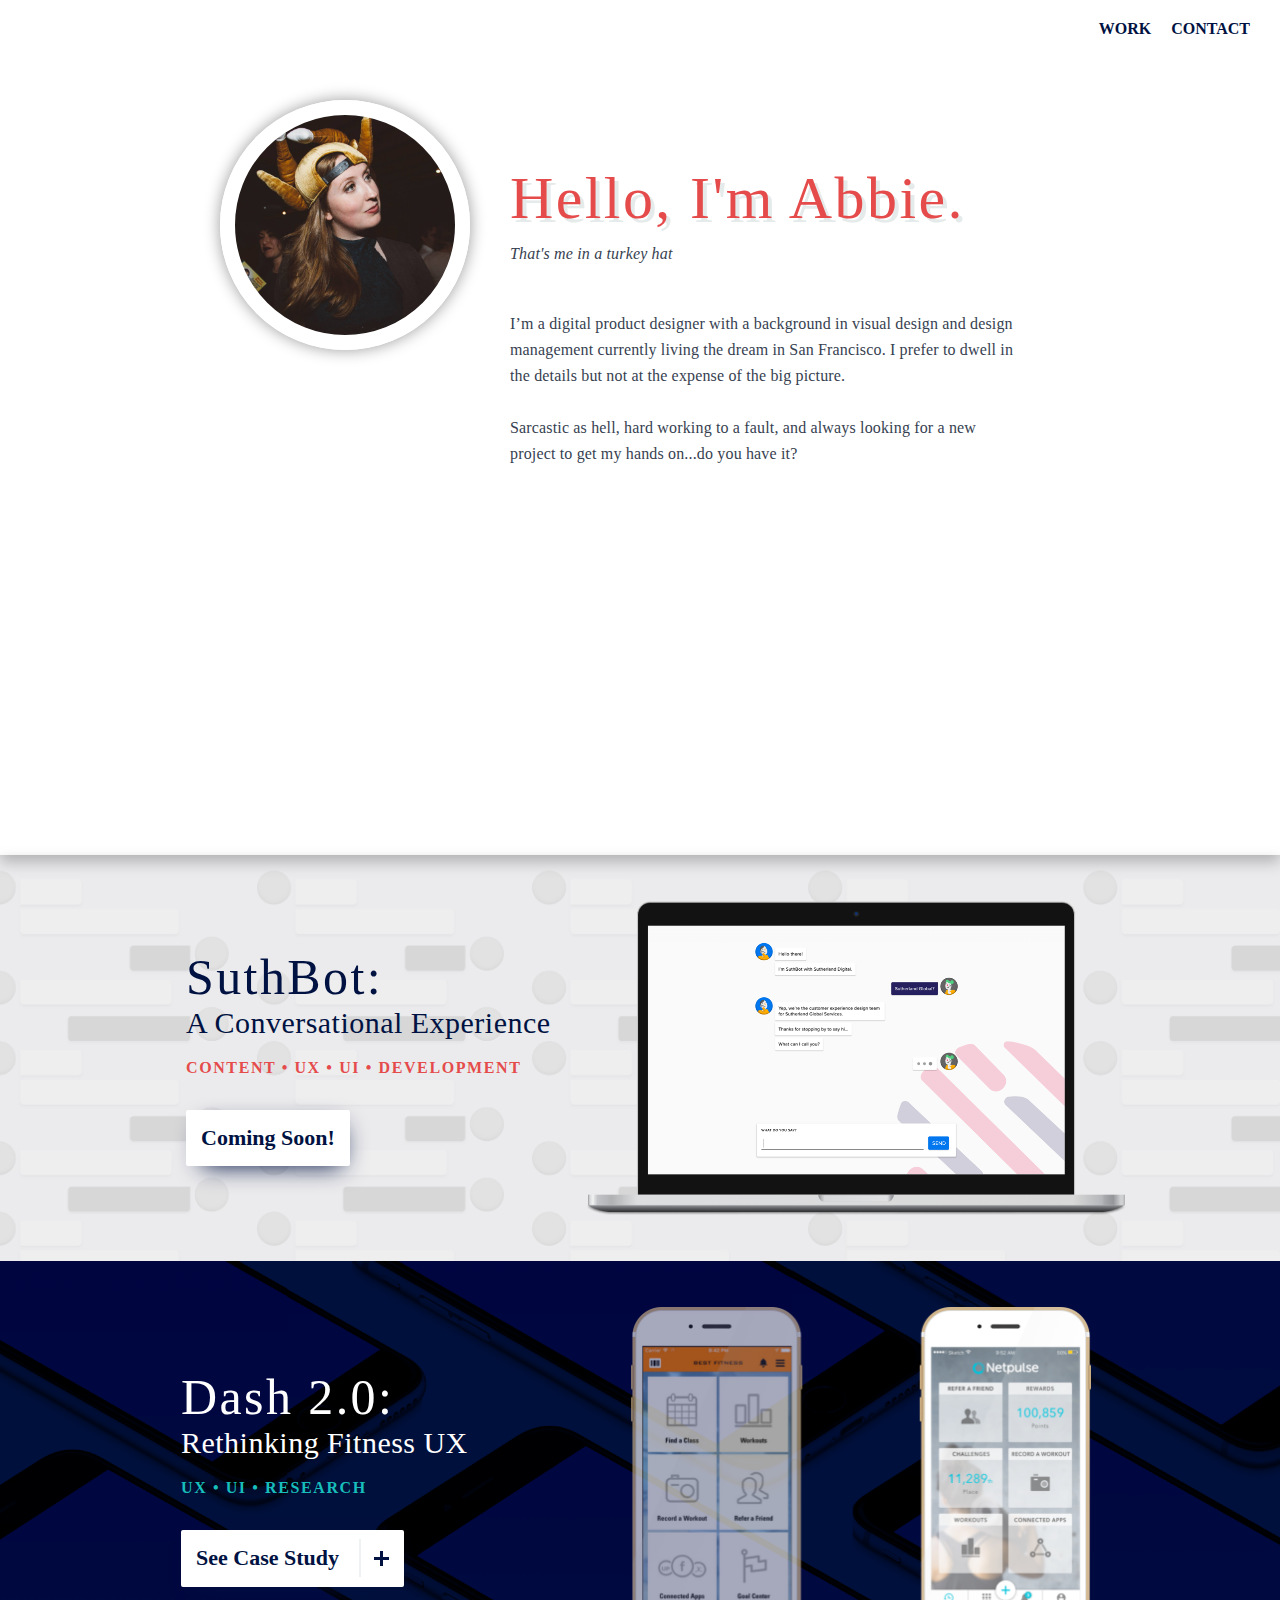
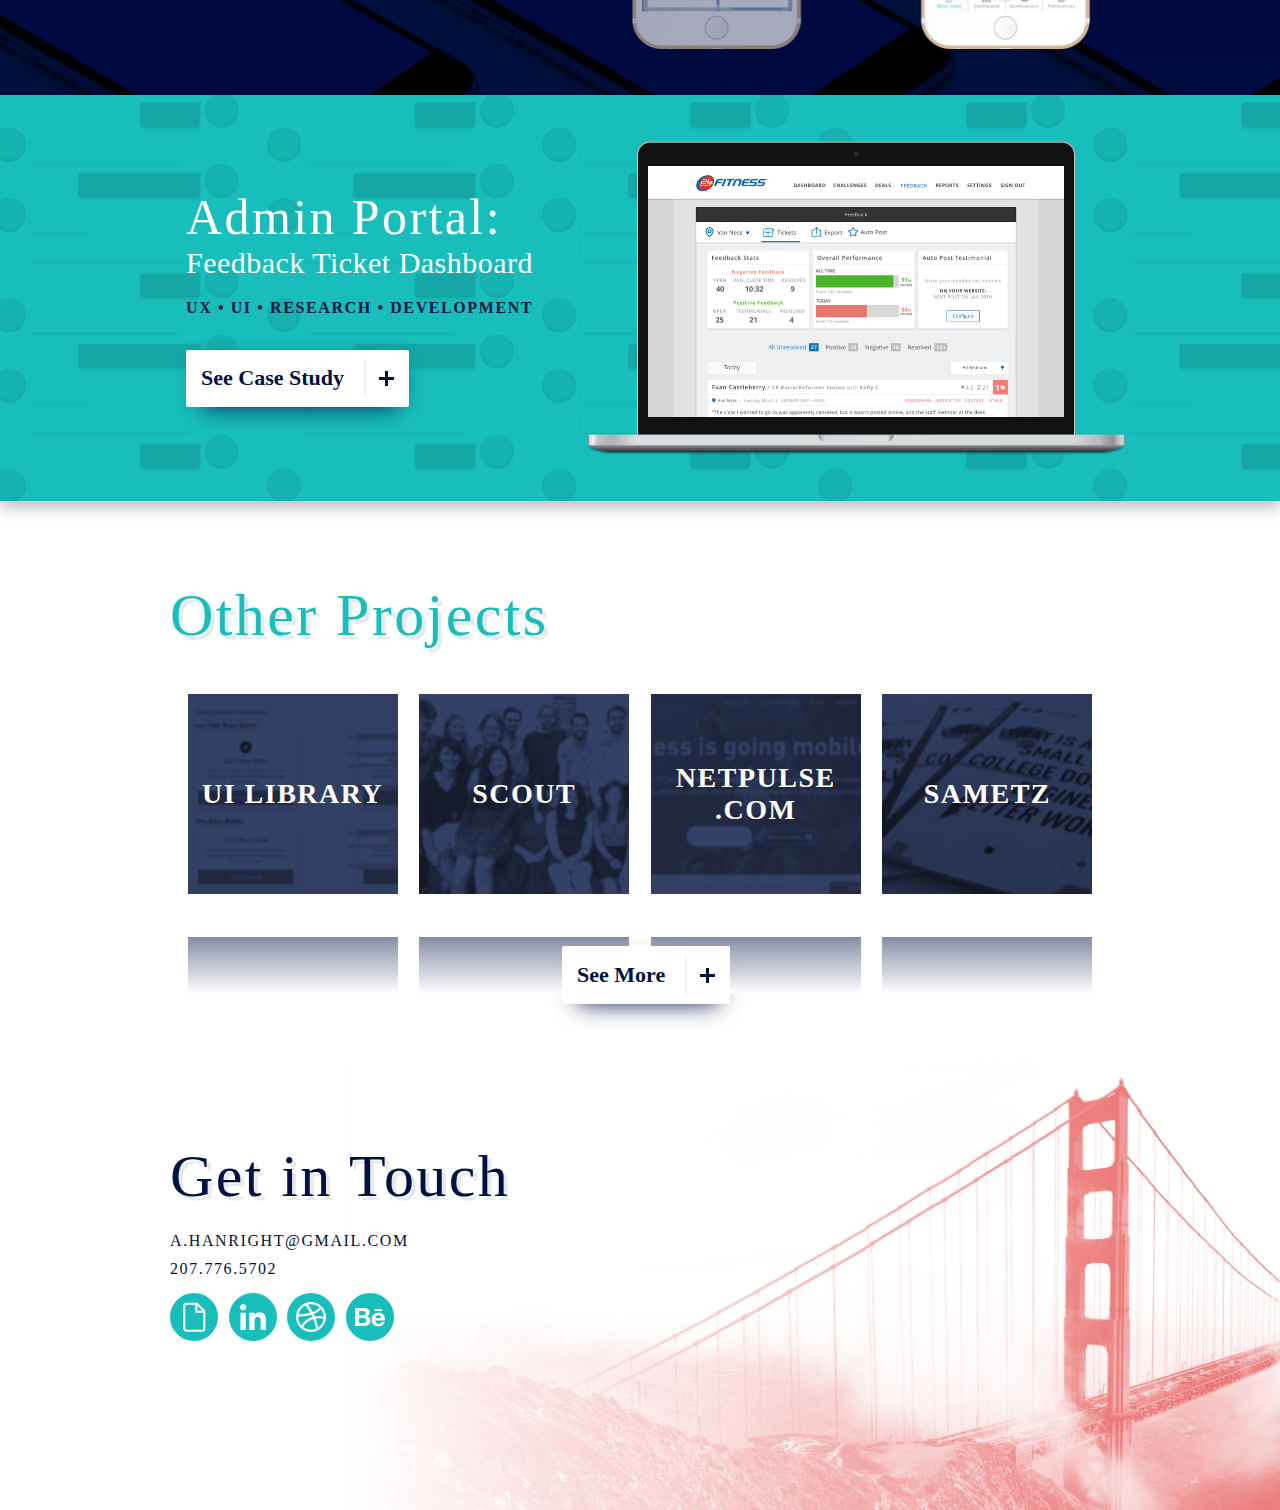
<file: index.html>
<head>

    <meta charset="utf-8">
    <meta http-equiv="X-UA-Compatible" content="IE=edge,chrome=1">

    <link rel="icon" type="image/png" sizes="32x32" href="images/favicon-32x32.png">
    <link rel="icon" type="image/png" sizes="96x96" href="images/favicon-96x96.png">
    <link rel="icon" type="image/png" sizes="16x16" href="images/favicon-16x16.png">

    <link rel="shortcut icon" type="image/x-icon" href="images/favicon.ico">

    <title> Abbie Hanright Design </title>

    <!-- Meta tags -->
    <meta name="description" content="Abbie Hanright Design focuses on digital product design for mobile and web but brings a background of visual design and design management.">
    <meta name="keywords" content="abbie hanright, hanright, design, product design, designer, ui, ux, product designer, san francisco, mobile, web, print, branding, strategy">
    <meta name="viewport" content="width=device-width, initial-scale=1">

    <!-- CSS -->
    <link rel="stylesheet" type="text/css" href="styles.rem.css">

    <meta property="og:url" content="http://www.abbiehanright.com">
    <meta property="og:title" content="Abbie Hanright Design">
    <meta property="og:site_name" content="Abbie Hanright Design">
    <meta property="og:description" content="Abbie Hanright Design focuses on digital product design for mobile and web but brings a background of visual design and design management">
    <meta property="og:image" content="http://www.netpulse.com/img/open-graph.png">

    <!-- JQUERY -->
    <script src="https://ajax.googleapis.com/ajax/libs/jquery/3.2.1/jquery.min.js"> </script>

  </head>

<body>

<div class="main-nav">
	<a href="#work" class="blue">Work</a>
	<a href="#contact" class="blue">Contact</a>
</div>

<section class="bio">
	<div class="bio-content">
		<div class="feature-image"></div>
		<div class="content">
			<h2 class="red shadow">Hello, I'm Abbie.</h2>
			<div class="body-copy">
				<span class="italic-subhead">That's me in a turkey hat</span>
				<br/><br/><br/>
				I’m a digital product designer with a background in visual design and design management currently living the dream in San Francisco. I prefer to dwell in the details but not at the expense of the big picture.
				<br><br>
				Sarcastic as hell, hard working to a fault, and always looking for a new project to get my hands on...do you have it?
			</div>
		</div>
	</div>
</section>
<!-- <div class="bio-background"></div> -->

<section class="featured-projects" id="work">

	<div class="suthbot">
		<div class="content">
			<h3 class="blue">SuthBot:</h3>
			<h5 class="blue">A Conversational Experience</h5>
			<h7 class="red">Content  •  UX  •  UI  •  Development</h7>
			<div class="button-static">
				<a href="casestudy-suthbot.html" class="button-static-content">Coming Soon!</a>
				<div class="shadow-hack"></div>
			</div>
		</div>
			<img src="images/suthbot-featureimage.png" />
	</div>

	<div class="dashboard">
		<div class="content">
			<h3 class="white">Dash 2.0:</h3>
			<h5 class="white">Rethinking Fitness UX</h5>
			<h7 class="green">UX  •  UI  •  Research</h7>
			<div class="button">
				<a href="casestudy-dashboard.html" class="button">See Case Study <img src="images/plus.svg" /></a>
				<div class="shadow-hack"></div>
			</div>
		</div>
			<img src="images/dashboard-featureimage.png" />
	</div>


	<div class="adminportal">
		<div class="content">
			<h3 class="white">Admin Portal:</h3>
			<h5 class="white">Feedback Ticket Dashboard</h5>
			<h7 class="blue">UX  •  UI  •  Research  •  Development</h7> 
			<div class="button">
				<a href="" class="button">See Case Study <img src="images/plus.svg" /></a>
				<div class="shadow-hack"></div>
			</div>
		</div>
			<img src="images/adminportal-featureimage.png" />
	</div>

</section>

<section class="other-projects">
	<div class="other-projects-content">
		<h2 class="green shadow">Other Projects</h2>
		<div class="thumbnails">
			<div class="gradient"></div>
			<div class="project-thumbnail" id="ui-library"><a href="https://www.behance.net/gallery/53294179/Netpulse-iOS-UI-Library" target="blank" id="uilib"></a>UI Library</div>
			<div class="project-thumbnail" id="scout"><a href="https://www.behance.net/gallery/26133475/Scout-Northeasterns-Student-led-Design-Studio" id="scout" target="blank"></a>Scout</div>
			<div class="project-thumbnail" id="netpulse-website"><a href="http://www.netpulse.com/" target="blank" id="netpulse"></a>Netpulse<br>.com</div>
			<div class="project-thumbnail" id="sametz"><a href="https://www.behance.net/gallery/26133353/Olin-College-Capabilities-Brochure" id="sametz" target="blank"></a>Sametz</div>
			<div class="project-thumbnail" id="ancestory">Ancestory</div>
			<div class="project-thumbnail" id="infographics">Infographics</div>
			<div class="project-thumbnail" id="tastemakers">Tastemakers</div>
			<div class="project-thumbnail" id="netpulse-guides">Guides</div>
		</div>
	</div>
			
			<div class="button">
				<a href="https://www.behance.net/abbiehanright" target="blank" class="button">See More <img src="images/plus.svg" /></a>
				<div class="shadow-hack" id="more"></div>
			</div>
</section>

<section class="contact" id="contact">
	<div class="content">
		<h2 class="blue shadow" id="contact-header">Get in Touch</h2>
		<h7 class="blue">
			a.hanright@gmail.com
			<br>
			207.776.5702
		</h7>
		<div class="social-links">
			<a href="http://abbiehanright.com/resume.pdf" target="blank" class="resume green-background"></a>
			<a href="https://www.linkedin.com/in/abbie-hanright/" target="blank" class="linkedin green-background"></a>
			<a href="https://dribbble.com/abbiehanright" target="blank" class="dribbble green-background"></a>
			<a href="https://www.behance.net/abbiehanright" target="blank" class="behance green-background"></a>
		</div>
	</div>
</section>































<script src="scripts.js"> </script>

</body>
</file>
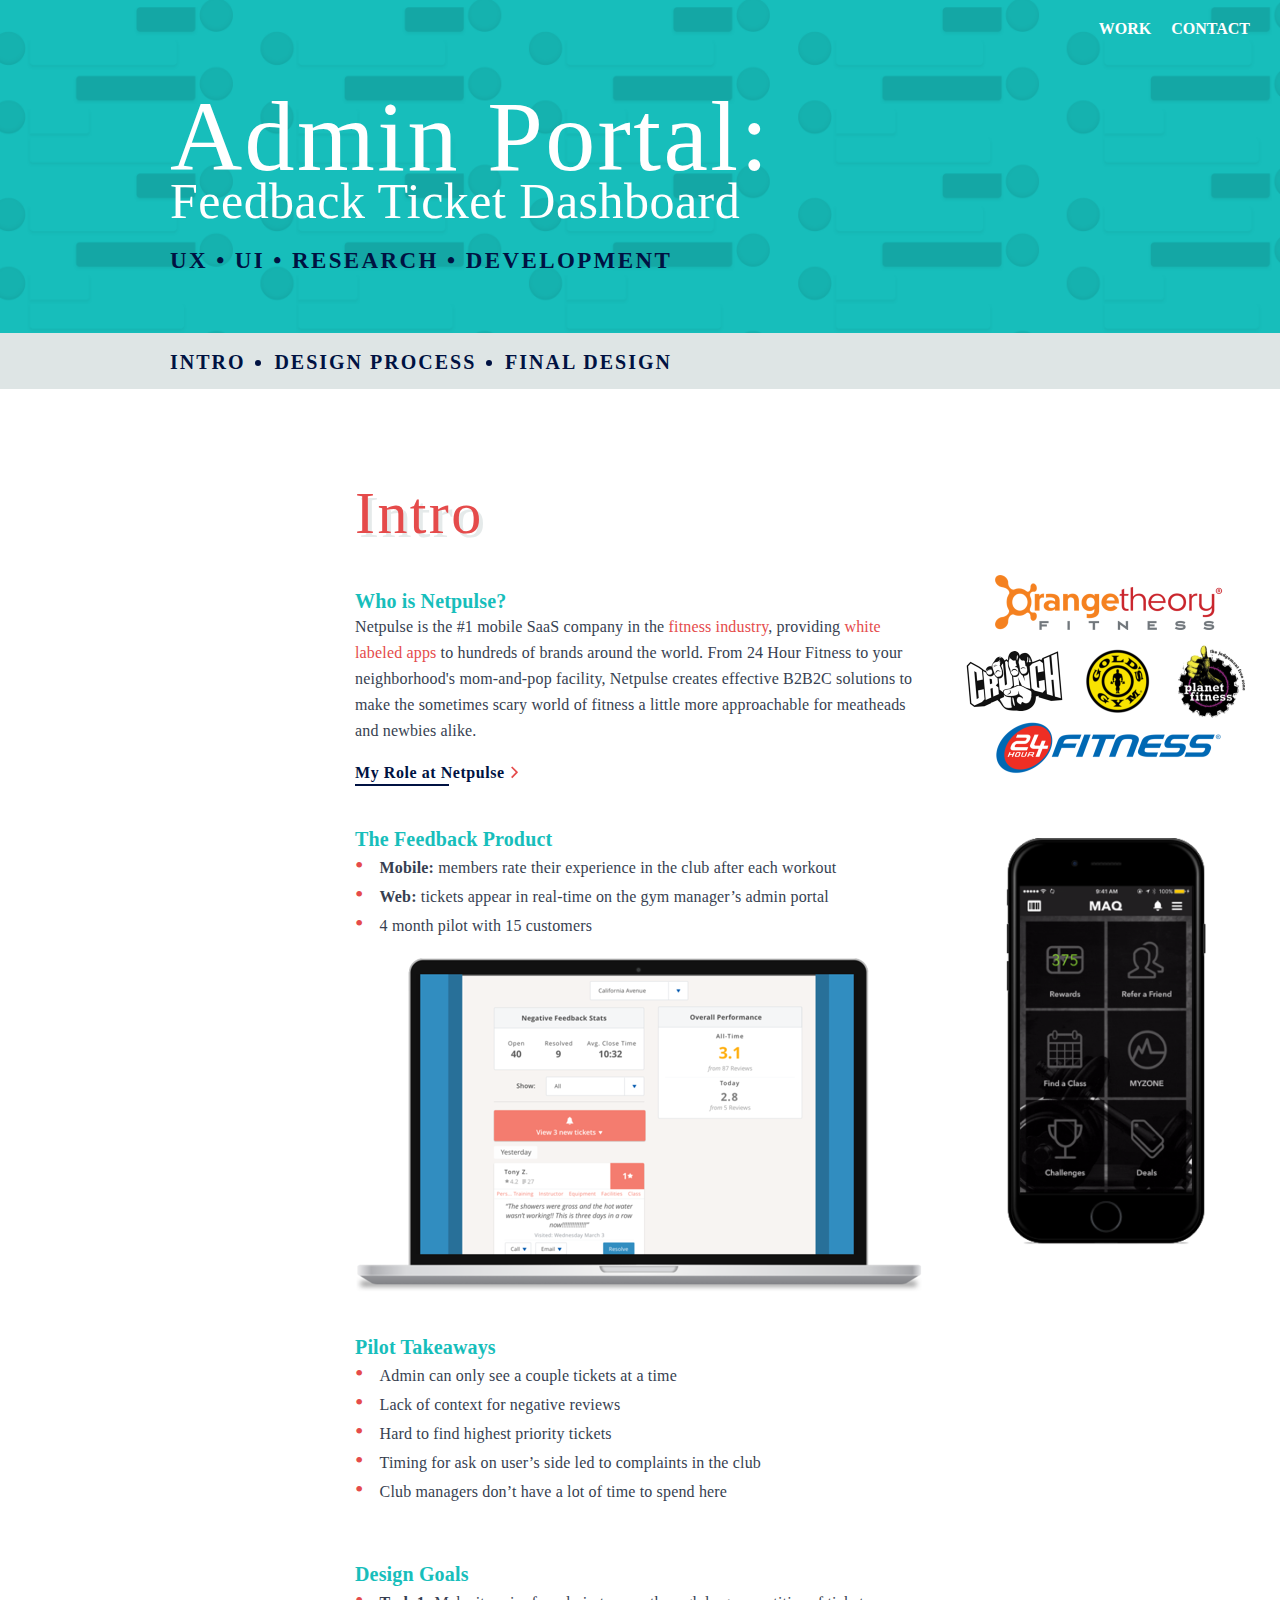
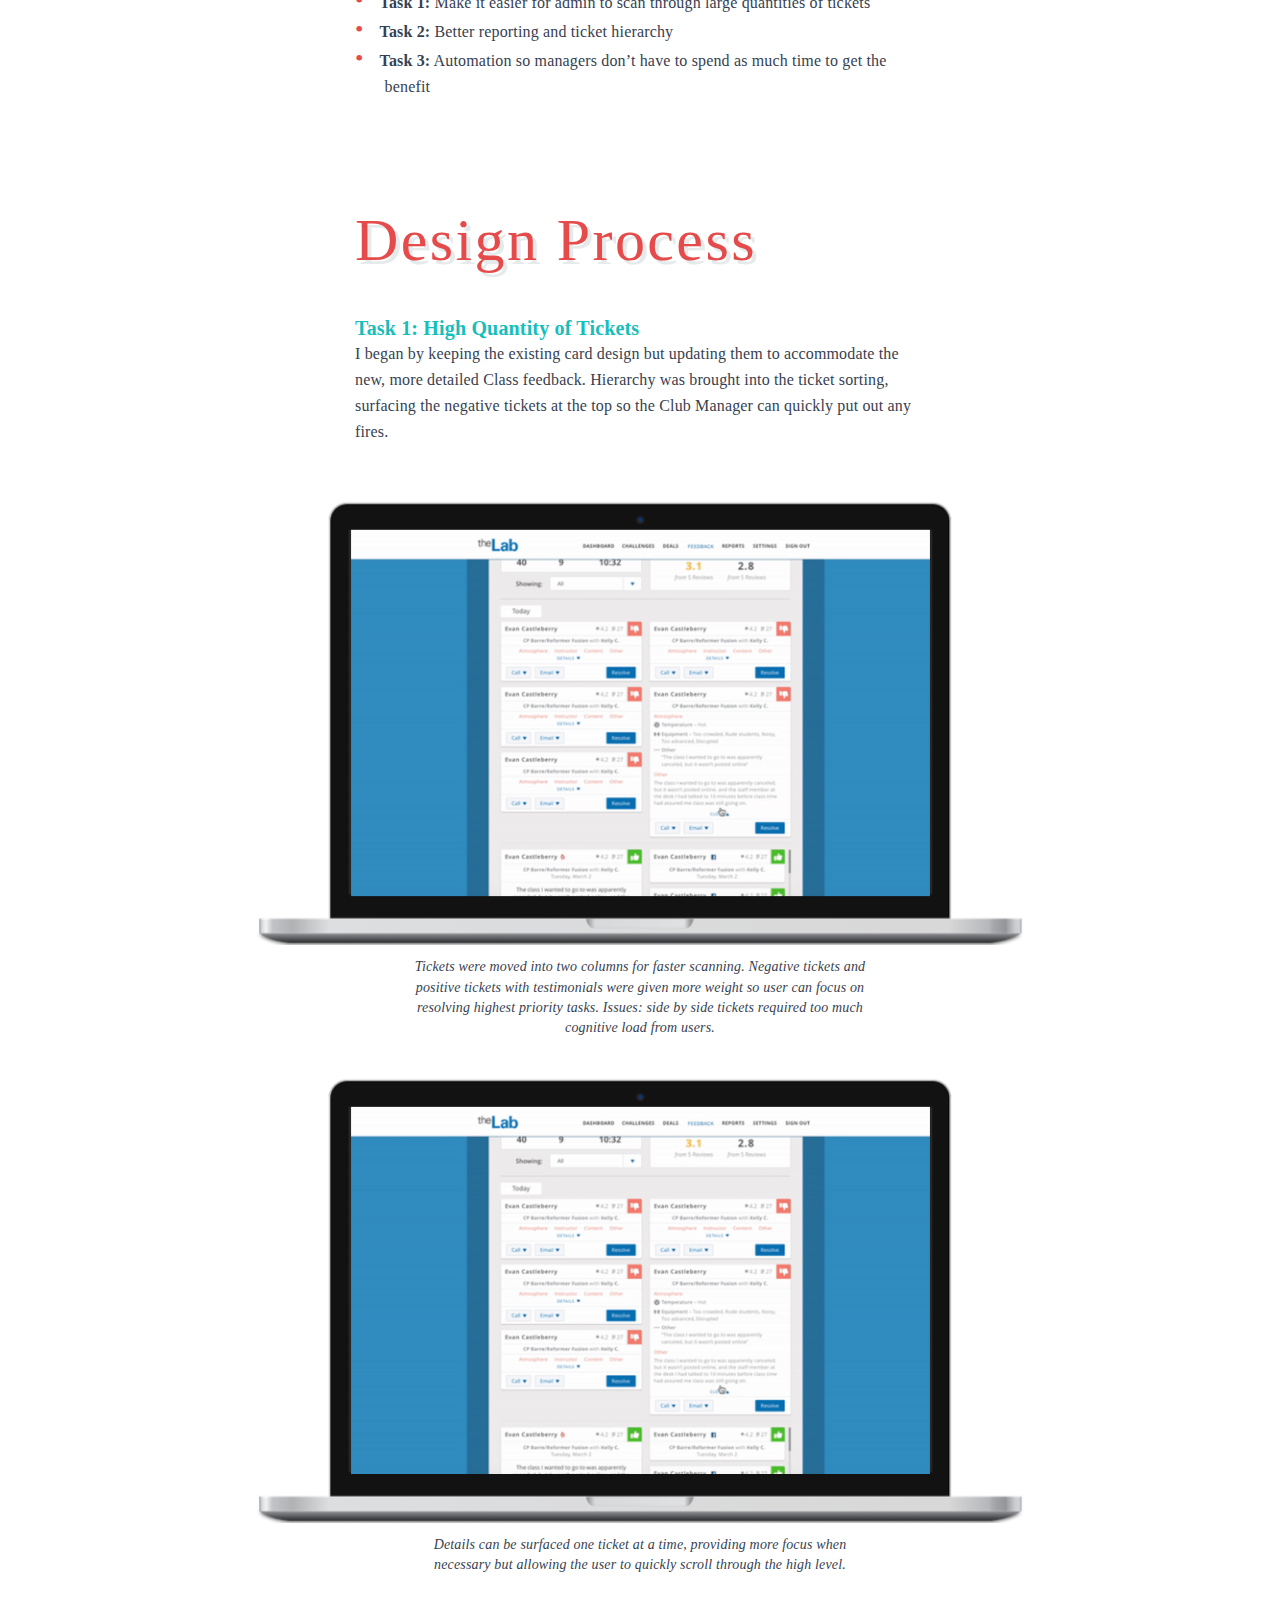
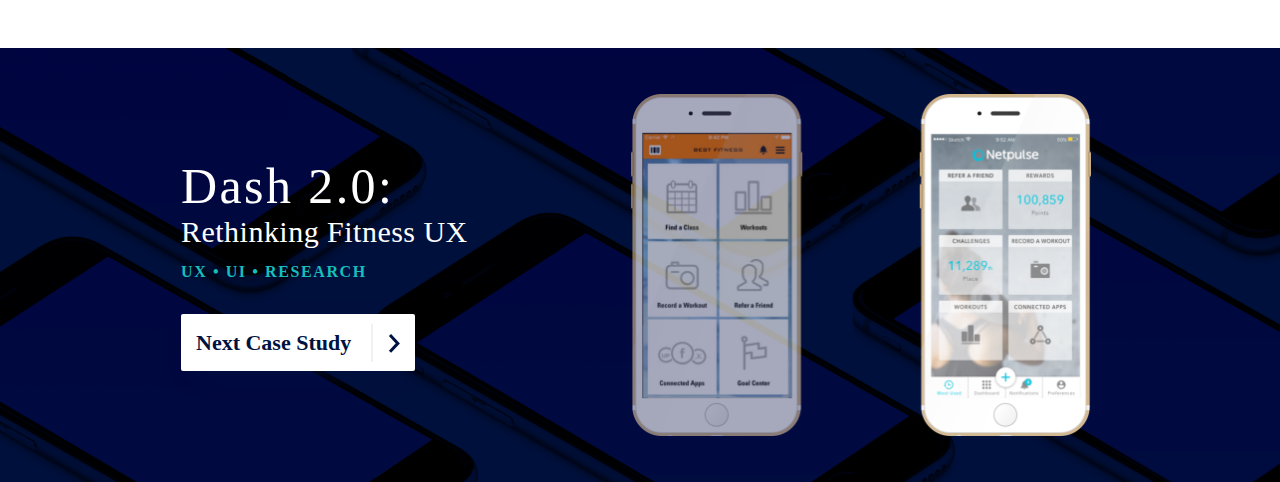
<file: casestudy-adminportal.html>
<head>

    <meta charset="utf-8">
    <meta http-equiv="X-UA-Compatible" content="IE=edge,chrome=1">

    <link rel="icon" type="image/png" sizes="32x32" href="images/favicon-32x32.png">
    <link rel="icon" type="image/png" sizes="96x96" href="images/favicon-96x96.png">
    <link rel="icon" type="image/png" sizes="16x16" href="images/favicon-16x16.png">

    <link rel="shortcut icon" type="image/x-icon" href="images/favicon.ico">

    <title> Abbie Hanright Design </title>

    <!-- Meta tags -->
    <meta name="description" content="Abbie Hanright Design focuses on digital product design for mobile and web but brings a background of visual design and design management.">
    <meta name="keywords" content="abbie hanright, hanright, design, product design, designer, ui, ux, product designer, san francisco, mobile, web, print, branding, strategy">
    <!-- <meta name="viewport" content="width=device-width, initial-scale=1"> -->

    <!-- CSS -->
    <link rel="stylesheet" type="text/css" href="styles.rem.css">

    <meta property="og:url" content="http://www.abbiehanright.com">
    <meta property="og:title" content="Abbie Hanright Design">
    <meta property="og:site_name" content="Abbie Hanright Design">
    <meta property="og:description" content="Abbie Hanright Design focuses on digital product design for mobile and web but brings a background of visual design and design management">
    <!-- <meta property="og:image" content="http://www.netpulse.com/img/open-graph.png"> -->

    <!-- JQUERY -->
    <script src="https://ajax.googleapis.com/ajax/libs/jquery/3.2.1/jquery.min.js"> </script>

  </head>

<body>

<div class="main-nav">
    <a href="index.html#work" class="white">Work</a>
    <a href="index.html#contact" class="white">Contact</a>
</div>


<div class="case-header" id="adminportal-header">
    <div class="content">
        <h1 class="white">Admin Portal:</h1>
        <h4 class="white">Feedback Ticket Dashboard</h4>
        <h6 class="blue">UX  •  UI  •  Research  •  Development</h6>
    </div>
</div>

    <section class="case-nav lt-gray-background blue">
        <ul class="case-nav-content" id="adminportal-nav">
            <li><a href="#" id="nav-item-1-red" class="active">Intro</a></li>
            <li><a href="#" id="nav-item-2-red">Design Process</a></li>
            <li><a href="#" id="nav-item-3-red">Final Design</a></li>
        </ul>
    </section>

<!--     <section class="case-nav lt-gray-background blue">
        <ul class="case-nav-content" id="adminportal-nav">
            <li><a href="#intro">Intro</a></li>
            <li><a href="#research">Research</a></li>
            <li><a href="#design">Design</a></li>
            <li><a href="#testing">Testing</a></li>
            <li><a href="#revision">Revision</a></li>
        </ul>
    </section> -->

<section class="case-study">
    <div class="case-study-content">
        <section class="intro" id="intro" data-link-id="nav-item-1-red">
            <h2 class="red shadow">Intro</h2>
                
                <div class="side-image" id="admin">
                    <img src="images/logos.png" id="logos" />
                    <img src="images/dash1-0.png" id="phone" />
                </div>

            <div class="body-copy">

                <strong class="green large" id="p-title">Who is Netpulse?</strong>
                <p>
                    Netpulse is the #1 mobile SaaS company in the <span class="red">fitness industry</span>, providing <span class="red">white labeled apps</span> to hundreds of brands around the world. From 24 Hour Fitness to your neighborhood's mom-and-pop facility, Netpulse creates effective B2B2C solutions to make the sometimes scary world of fitness a little more approachable for meatheads and newbies alike.
                </p>
                <div class="inline-link blue">My Role at Netpulse</div>
                <div class="inline-link-active blue">My Role at Netpulse</div>
                <div class="collapsed-text">
                    <p>
                        As a <span class="red">Lead Product Designer</span> I worked directly with our PMs, engineers, clients, and end users. Because the product team averaged around 5 – 6 team members, I had the opportunity to take the lead on every aspect of multiple projects from discovery to implementation. These projects included both mobile and web solutions.
                    </p>
                    <p>
                        I also created and documented the (previously non-existent) product design process with our other internal PD. Here are a few of the major initiatives we implemented:
                    </p>
                    <strong class="green">User testing</strong>
                    <p>
                         Client research sessions, monthly end-user testing
                    </p>
                    <strong class="green">Critique cadence</strong>
                    <p>
                         Daily PM/PD crits, Weekly PD crits, Weekly Design Team crits, Monthly designer off-sites
                    </p>
                    <strong class="green">App Unification Library</strong>
                    <p>
                         Alignment within existing app, Craft library for designers, elements for efficient implementation
                    </p>
                    <strong class="green">Better design integration into the engineering sprints</strong>
                    <p>
                        Zeplin organization, Design reviews, Design QA, Design task management
                    </p>
                </div>

                <strong class="green large" id="p-title">The Feedback Product</strong>
                <ul>
                    <li><strong>Mobile:</strong> members rate their experience in the club after each workout</li>
                    <li><strong>Web:</strong> tickets appear in real-time on the gym manager’s admin portal</li>
                    <li>4 month pilot with 15 customers</li>
                </ul>

                <div class="">
                    <img src="images/portal-1.png" />
                </div>

                <strong class="green large" id="p-title">Pilot Takeaways</strong>
                <ul>
                    <li>Admin can only see a couple tickets at a time</li>
                    <li>Lack of context for negative reviews</li>
                    <li>Hard to find highest priority tickets</li>
                    <li>Timing for ask on user’s side led to complaints in the club</li>
                    <li>Club managers don’t have a lot of time to spend here</li>
                </ul>

                <strong class="green large" id="p-title">Design Goals</strong>
                <ul>
                    <li><strong>Task 1:</strong> Make it easier for admin to scan through large quantities of tickets</li>
                    <li><strong>Task 2:</strong> Better reporting and ticket hierarchy</li>
                    <li><strong>Task 3:</strong> Automation so managers don’t have to spend as much time to get the benefit</li>
                </ul>

            </div>
        </section>


        <section class="intro" id="design" data-link-id="nav-item-2-red">
            <h2 class="red shadow">Design Process</h2>

            <div class="body-copy">

                <strong class="green large" id="p-title">Task 1: High Quantity of Tickets</strong>
                <p>
                    I began by keeping the existing card design but updating them to accommodate the new, more detailed Class feedback. Hierarchy was brought into the ticket sorting, surfacing the negative tickets at the top so the Club Manager can quickly put out any fires.
                </p>

                <div class="ft-image">
                    <img src="images/portal-2.png" />
                    <div class="caption">
                        Tickets were moved into two columns for faster scanning. Negative tickets and positive tickets with testimonials were given more weight so user can focus on resolving highest priority tasks. Issues: side by side tickets required too much cognitive load from users.
                    </div>
                </div>

                <div class="ft-image">
                    <img src="images/portal-3.png" />
                    <div class="caption">
                        Details can be surfaced one ticket at a time, providing more focus when necessary but allowing the user to quickly scroll through the high level.
                    </div>
                </div>




            </div>

        </section>




    </div>
</section>





<div class="dashboard">
    <div class="content">
        <h3 class="white">Dash 2.0:</h3>
        <h5 class="white">Rethinking Fitness UX</h5>
        <h7 class="green">UX  •  UI  •  Research</h7>
        <div class="button">
            <a href="casestudy-dashboard.html" class="button">Next Case Study <img src="images/arrow.svg" /></a>
            <div class="shadow-hack"></div>
        </div>
    </div>
        <img src="images/dashboard-featureimage.png" />
</div>













</body>



<script src="scripts.js"> </script>
</file>
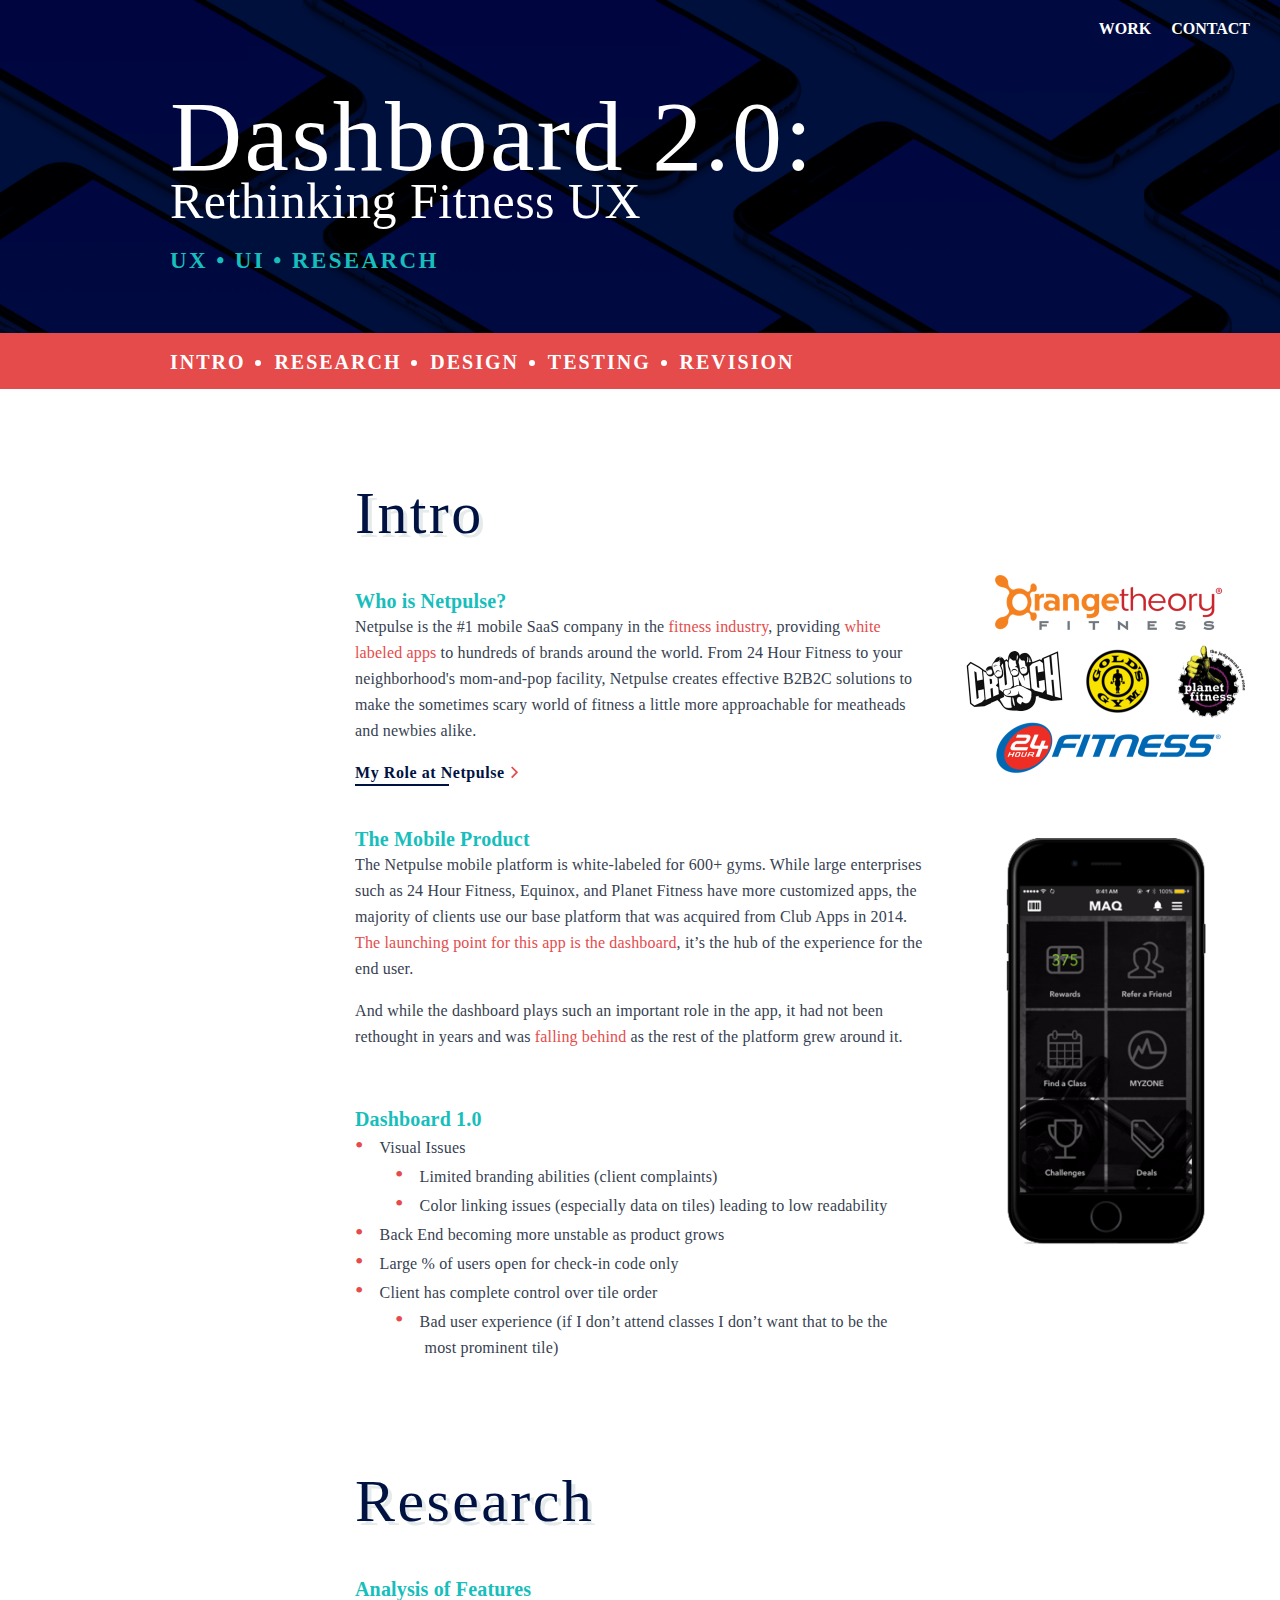
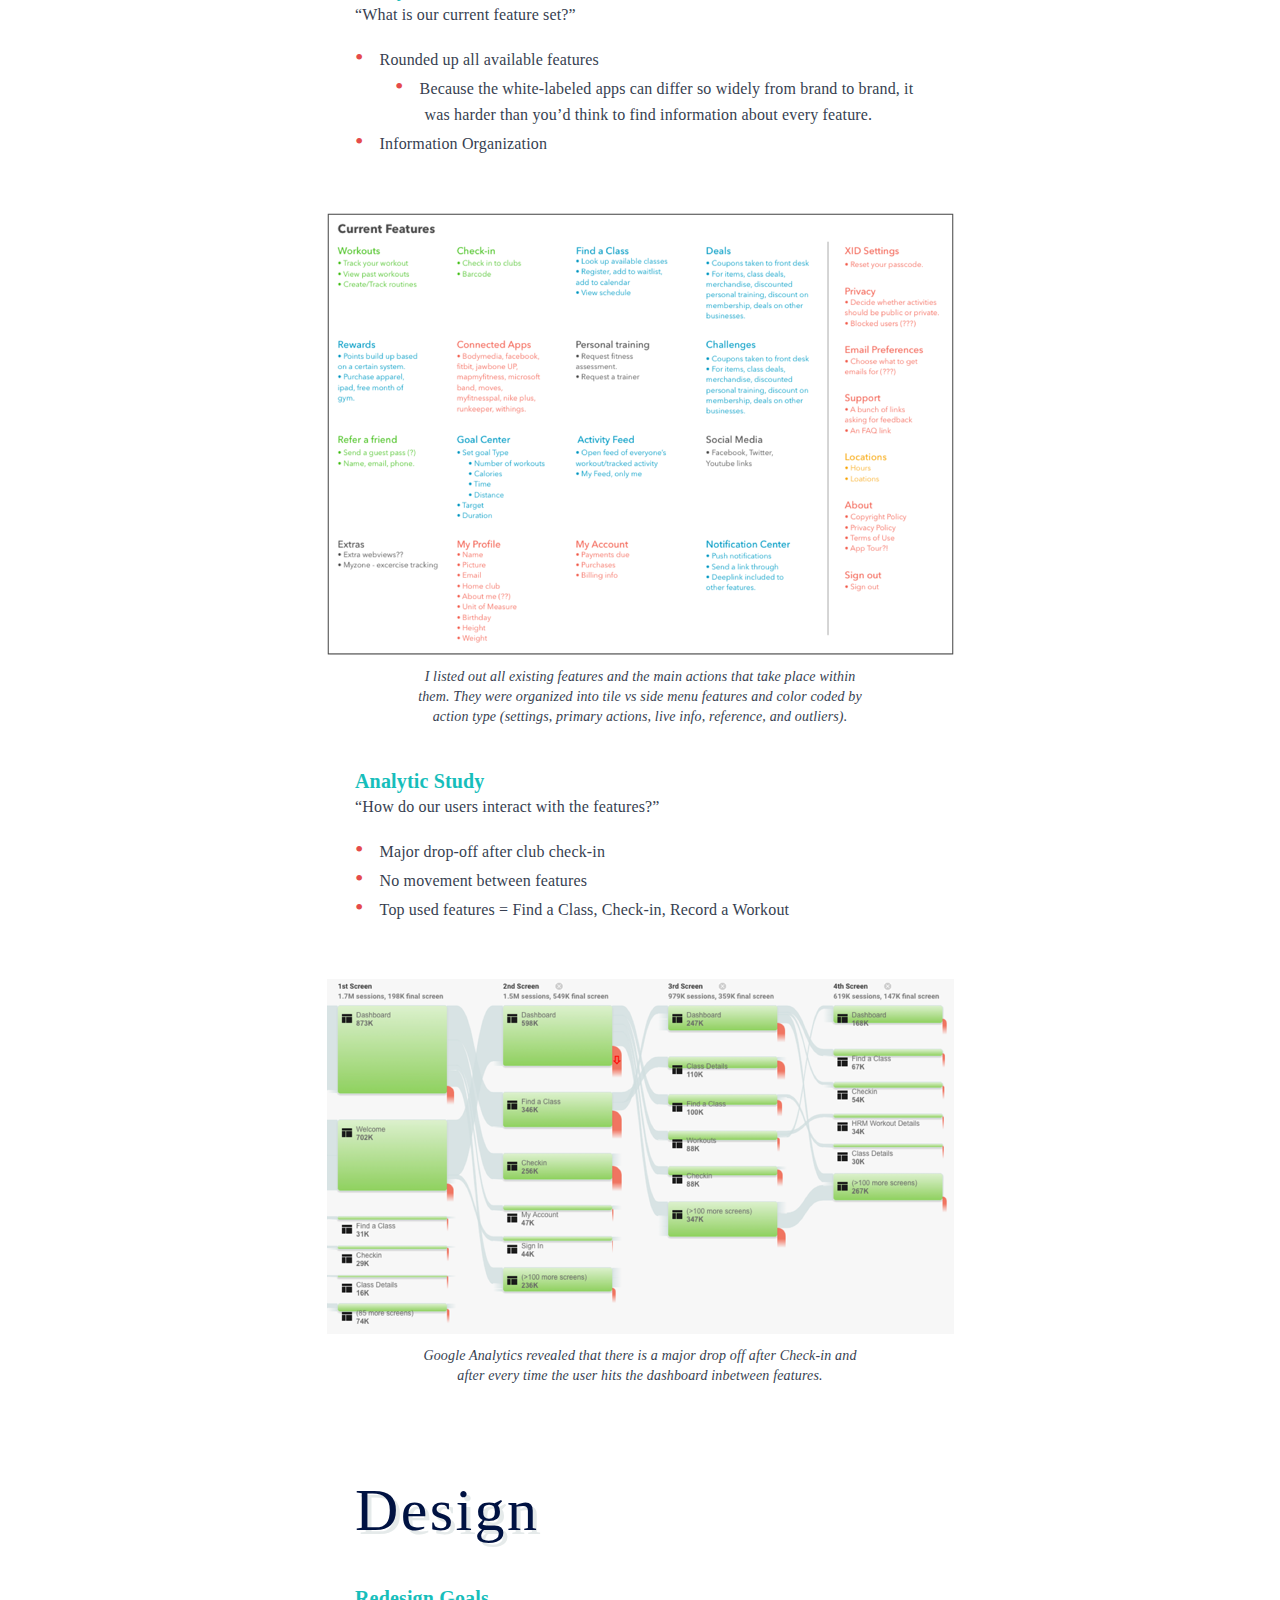
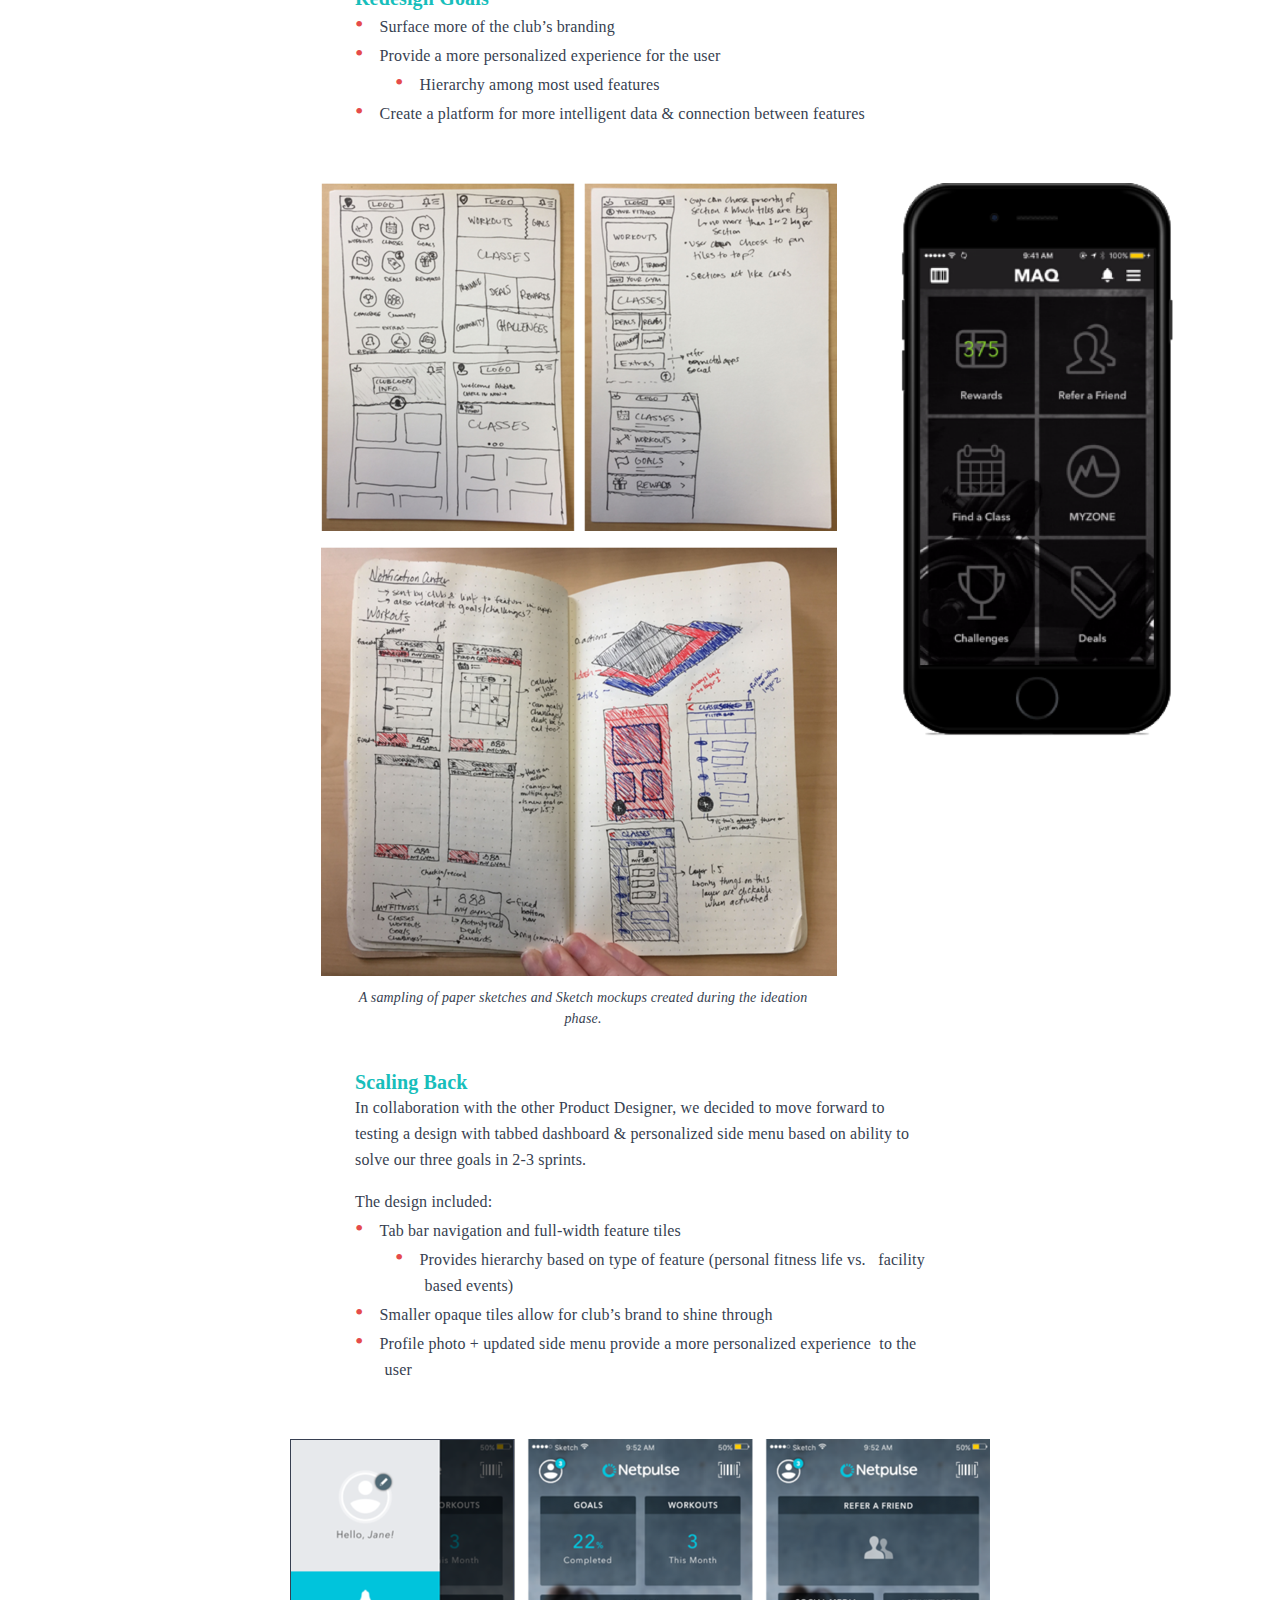
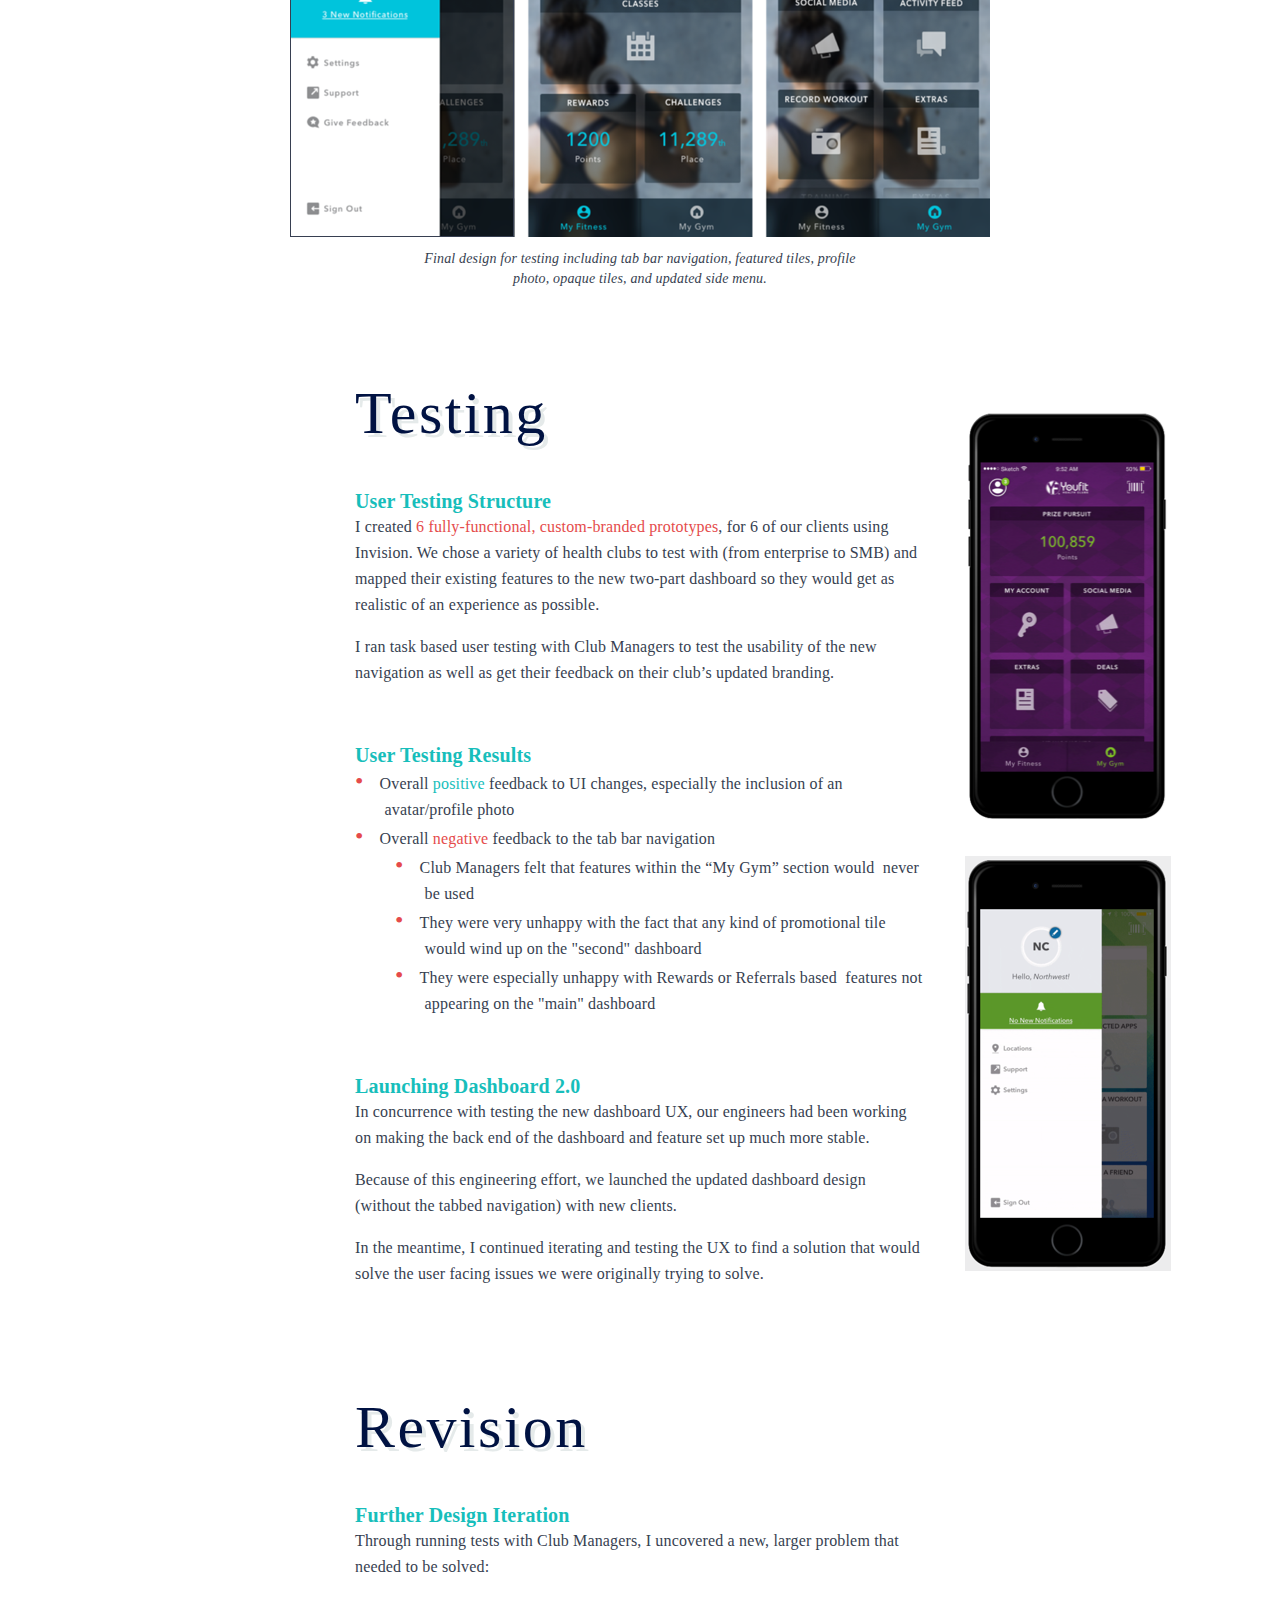
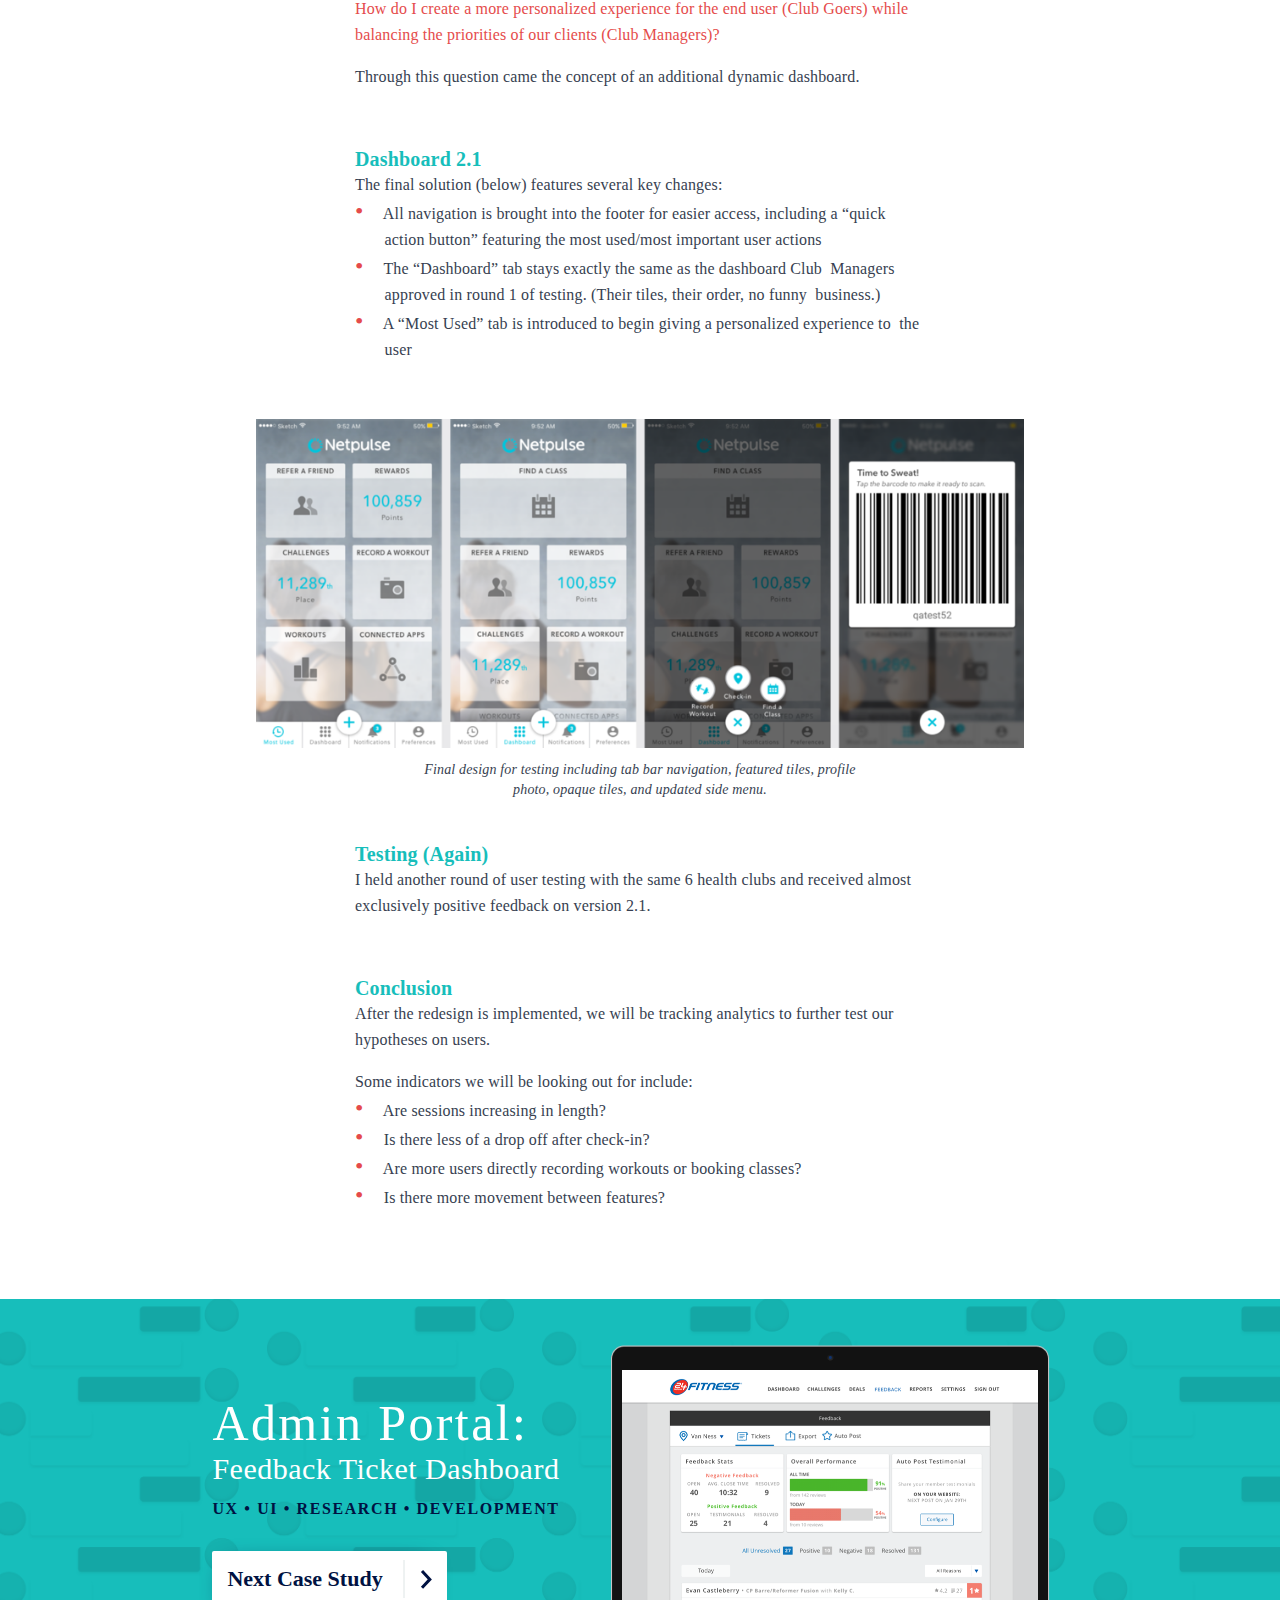
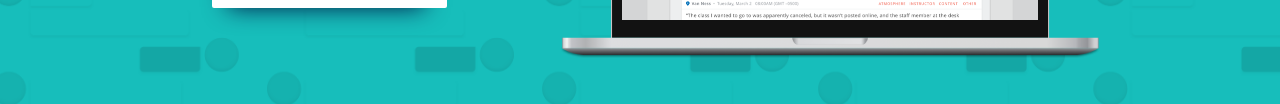
<file: casestudy-dashboard.html>
<head>

    <meta charset="utf-8">
    <meta http-equiv="X-UA-Compatible" content="IE=edge,chrome=1">

    <link rel="icon" type="image/png" sizes="32x32" href="images/favicon-32x32.png">
    <link rel="icon" type="image/png" sizes="96x96" href="images/favicon-96x96.png">
    <link rel="icon" type="image/png" sizes="16x16" href="images/favicon-16x16.png">

    <link rel="shortcut icon" type="image/x-icon" href="images/favicon.ico">

    <title> Abbie Hanright Design </title>

    <!-- Meta tags -->
    <meta name="description" content="Abbie Hanright Design focuses on digital product design for mobile and web but brings a background of visual design and design management.">
    <meta name="keywords" content="abbie hanright, hanright, design, product design, designer, ui, ux, product designer, san francisco, mobile, web, print, branding, strategy">
    <!-- <meta name="viewport" content="width=device-width, initial-scale=1"> -->

    <!-- CSS -->
    <link rel="stylesheet" type="text/css" href="styles.rem.css">

    <meta property="og:url" content="http://www.abbiehanright.com">
    <meta property="og:title" content="Abbie Hanright Design">
    <meta property="og:site_name" content="Abbie Hanright Design">
    <meta property="og:description" content="Abbie Hanright Design focuses on digital product design for mobile and web but brings a background of visual design and design management">
    <!-- <meta property="og:image" content="http://www.netpulse.com/img/open-graph.png"> -->

    <!-- JQUERY -->
    <script src="https://ajax.googleapis.com/ajax/libs/jquery/3.2.1/jquery.min.js"> </script>

  </head>

<body>

<div class="main-nav">
    <a href="index.html#work" class="white">Work</a>
    <a href="index.html#contact" class="white">Contact</a>
</div>


<div class="case-header" id="dashboard-header">
    <div class="content">
        <h1 class="white">Dashboard 2.0:</h1>
        <h4 class="white">Rethinking Fitness UX</h4>
        <h6 class="green">UX  •  UI  •  Research</h6>
    </div>
</div>

    <section class="case-nav red-background white">
        <ul class="case-nav-content" id="dashboard-nav">
            <li><a href="#" id="nav-item-1" class="active">Intro</a></li>
            <li><a href="#" id="nav-item-2">Research</a></li>
            <li><a href="#" id="nav-item-3">Design</a></li>
            <li><a href="#" id="nav-item-4">Testing</a></li>
            <li><a href="#" id="nav-item-5">Revision</a></li>
        </ul>
    </section>

<section class="case-study">
    <div class="case-study-content">
        <section class="intro" id="intro" data-link-id="nav-item-1">
            <h2 class="blue shadow">Intro</h2>
            <div class="body-copy">
                <strong class="green large" id="p-title">Who is Netpulse?</strong>
                <p>
                    Netpulse is the #1 mobile SaaS company in the <span class="red">fitness industry</span>, providing <span class="red">white labeled apps</span> to hundreds of brands around the world. From 24 Hour Fitness to your neighborhood's mom-and-pop facility, Netpulse creates effective B2B2C solutions to make the sometimes scary world of fitness a little more approachable for meatheads and newbies alike.
                </p>
                <div class="inline-link blue">My Role at Netpulse</div>
                <div class="inline-link-active blue">My Role at Netpulse</div>
                <div class="collapsed-text">
                    <p>
                        As a <span class="red">Lead Product Designer</span> I worked directly with our PMs, engineers, clients, and end users. Because the product team averaged around 5 – 6 team members, I had the opportunity to take the lead on every aspect of multiple projects from discovery to implementation. These projects included both mobile and web solutions.
                    </p>
                    <p>
                        I also created and documented the (previously non-existent) product design process with our other internal PD. Here are a few of the major initiatives we implemented:
                    </p>
                    <strong class="green">User testing</strong>
                    <p>
                         Client research sessions, monthly end-user testing
                    </p>
                    <strong class="green">Critique cadence</strong>
                    <p>
                         Daily PM/PD crits, Weekly PD crits, Weekly Design Team crits, Monthly designer off-sites
                    </p>
                    <strong class="green">App Unification Library</strong>
                    <p>
                         Alignment within existing app, Craft library for designers, elements for efficient implementation
                    </p>
                    <strong class="green">Better design integration into the engineering sprints</strong>
                    <p>
                        Zeplin organization, Design reviews, Design QA, Design task management
                    </p>
                </div>
                <strong class="green large" id="p-title">The Mobile Product</strong>
                <p>
                    The Netpulse mobile platform is white-labeled for 600+ gyms. While large enterprises such as 24 Hour Fitness, Equinox, and Planet Fitness have more customized apps, the majority of clients use our base platform that was acquired from Club Apps in 2014. <span class="red">The launching point for this app is the dashboard</span>, it’s the hub of the experience for the end user.
                </p>
                <p>
                    And while the dashboard plays such an important role in the app, it had not been rethought in years and was <span class="red">falling behind</span> as the rest of the platform grew around it.
                </p>
                <strong class="green large" id="p-title">Dashboard 1.0</strong>
                <ul>
                    <li>Visual Issues</li>
                    <li class="indent">Limited branding abilities (client complaints)</li>
                    <li class="indent">Color linking issues (especially data on tiles) leading to low readability</li>
                    <li>Back End becoming more unstable as product grows</li>
                    <li>Large % of users open for check-in code only</li>
                    <li>Client has complete control over tile order</li>
                    <li class="indent">Bad user experience (if I don’t attend classes I don’t want that to be the  most prominent tile)</li>
                </ul>
            </div>
        <div class="side-image">
            <img src="images/logos.png" id="logos" />
            <img src="images/dash1-0.png" id="phone" />
        </div>
        </section>
        <section class="intro" id="research" data-link-id="nav-item-2">
            <h2 class="blue shadow">Research</h2>
            <div class="body-copy">
                <strong class="green large" id="p-title">Analysis of Features</strong>
                <p>“What is our current feature set?”</p>
                <ul>
                    <li>Rounded up all available features</li>
                    <li class="indent">Because the white-labeled apps can differ so widely from brand to brand, it was harder than you’d think to find information about every feature.</li>
                    <li>Information Organization</li>
                </ul>
                <div class="ft-image">
                    <img src="images/ft-research1.png" />
                    <div class="caption">
                        I listed out all existing features and the main actions that take place within them. They were organized into tile vs side menu features and color coded by action type (settings, primary actions, live info, reference, and outliers).
                    </div>
                </div>
                <strong class="green large" id="p-title">Analytic Study</strong>
                <p>“How do our users interact with the features?”</p>
                <ul>
                    <li>Major drop-off after club check-in</li>
                    <li>No movement between features</li>
                    <li>Top used features = Find a Class, Check-in, Record a Workout</li>
                </ul>
                <div class="ft-image">
                    <img src="images/ft-analytics.png" />
                    <div class="caption">
                        Google Analytics revealed that there is a major drop off after Check-in and after every time the user hits the dashboard inbetween features.
                    </div>
                </div>
            </div>
        </section>
        <section class="intro" id="design">
            <h2 class="blue shadow">Design</h2>
            <div class="body-copy">
                <strong class="green large" id="p-title">Redesign Goals</strong>
                <ul>
                    <li>Surface more of the club’s branding</li>
                    <li>Provide a more personalized experience for the user</li>
                    <li class="indent">Hierarchy among most used features</li>
                    <li>Create a platform for more intelligent data & connection between features</li>
                </ul>

                <div class="two-images">
                    <div class="ft-image">
                        <img src="images/dash-design1.png">
                        <img src="images/dash-design2.png" id="margin-top">
                    </div>
                    <div class="side-image large">
                        <img src="images/dash1-0.png" id="large-phone" />
                    </div>
                </div>
                <div class="caption">
                    A sampling of paper sketches and Sketch mockups created during the ideation phase.
                </div>


                <strong class="green large" id="p-title">Scaling Back</strong>
                <p>
                    In collaboration with the other Product Designer, we decided to move forward to testing a design with tabbed dashboard & personalized side menu based on ability to solve our three goals in 2-3 sprints.
                </p>
                    The design included:
                <ul>
                    <li>Tab bar navigation and full-width feature tiles </li>
                    <li class="indent">Provides hierarchy based on type of feature (personal fitness life vs.      facility based events) </li>
                    <li>Smaller opaque tiles allow for club’s brand to shine through </li>
                    <li>Profile photo + updated side menu provide a more personalized experience  to the user</li>
                </ul>


                <div class="ft-image">
                    <img src="images/dash-design3.png" />
                    <div class="caption">
                        Final design for testing including tab bar navigation, featured tiles, profile photo, opaque tiles, and updated side menu.
                    </div>
                </div>
            </div>
        </section>
         <section class="intro" id="testing">
            <h2 class="blue shadow">Testing</h2>
            <div class="body-copy">
                <strong class="green large" id="p-title">User Testing Structure</strong>

                <div class="side-image">
                    <img src="images/testing-phone1.png" id="testing-phone1" />
                    <img src="images/testing-phone2.png" id="testing-phone2" />
                </div>

                <p>
                    I created <span class="red">6 fully-functional, custom-branded prototypes</span>, for 6 of our clients using Invision. We chose a variety of health clubs to test with (from enterprise to SMB) and mapped their existing features to the new two-part dashboard so they would get as realistic of an experience as possible.
                </p>
                <p>
                    I ran task based user testing with Club Managers to test the usability of the new navigation as well as get their feedback on their club’s updated branding.
                </p>

                <strong class="green large" id="p-title">User Testing Results</strong>
                <ul>
                    <li>Overall <span class="green">positive</span> feedback to UI changes, especially the inclusion of an avatar/profile photo</li>
                    <li>Overall <span class="red">negative</span> feedback to the tab bar navigation</li>
                    <li class="indent">Club Managers felt that features within the “My Gym” section would  never be used</li>
                    <li class="indent">They were very unhappy with the fact that any kind of promotional tile  would wind up on the "second" dashboard</li>
                    <li class="indent">They were especially unhappy with Rewards or Referrals based  features not appearing on the "main" dashboard</li>
                </ul>
                <strong class="green large" id="p-title">Launching Dashboard 2.0</strong>
                <p>
                    In concurrence with testing the new dashboard UX, our engineers had been working on making the back end of the dashboard and feature set up much more stable.
                </p>
                <p>
                    Because of this engineering effort, we launched the updated dashboard design (without the tabbed navigation) with new clients.
                </p>
                <p>
                    In the meantime, I continued iterating and testing the UX to find a solution that would solve the user facing issues we were originally trying to solve.
                </p>
            </div>
        </section>
         <section class="intro" id="revision">
            <h2 class="blue shadow">Revision</h2>
            <div class="body-copy">
                <strong class="green large" id="p-title">Further Design Iteration</strong>
                <p>
                    Through running tests with Club Managers, I uncovered a new, larger problem that needed to be solved:
                </p>
                <p>
                    <span class="red">How do I create a more personalized experience for the end user (Club Goers) while balancing the priorities of our clients (Club Managers)?</span>
                </p>
                <p>
                    Through this question came the concept of an additional dynamic dashboard.
                </p>
                <strong class="green large" id="p-title">Dashboard 2.1</strong>
                    The final solution (below) features several key changes: 
                <ul>
                    <li>
                        All navigation is brought into the footer for easier access, including a “quick  action button” featuring the most used/most important user actions 
                    </li>
                    <li>
                        The “Dashboard” tab stays exactly the same as the dashboard Club  Managers approved in round 1 of testing. (Their tiles, their order, no funny  business.) 
                    </li>
                    <li>
                        A “Most Used” tab is introduced to begin giving a personalized experience to  the user
                    </li>
                </ul>

                <div class="ft-image">
                    <img src="images/dash-design4.png" />
                    <div class="caption">
                        Final design for testing including tab bar navigation, featured tiles, profile photo, opaque tiles, and updated side menu.
                    </div>
                </div>

                <strong class="green large" id="p-title">Testing (Again)</strong>
                <p>
                    I held another round of user testing with the same 6 health clubs and received almost exclusively positive feedback on version 2.1.
                </p>
                <strong class="green large" id="p-title">Conclusion</strong>
                <p>
                    After the redesign is implemented, we will be tracking analytics to further test our hypotheses on users. 
                </p>
                    Some indicators we will be looking out for include:
                <ul>
                    <li>
                        Are sessions increasing in length?
                    </li>
                    <li>
                        Is there less of a drop off after check-in?
                    </li>
                    <li>
                        Are more users directly recording workouts or booking classes?
                    </li>
                    <li>
                        Is there more movement between features?
                    </li>
                </ul>
            </div>
        </section>
    </div>
</section>




<div class="adminportal">
        <div class="content">
            <h3 class="white">Admin Portal:</h3>
            <h5 class="white">Feedback Ticket Dashboard</h5>
            <h7 class="blue">UX  •  UI  •  Research  •  Development</h7> 
            <div class="button">
                <a href="casestudy-adminportal.html" class="button">Next Case Study <img src="images/arrow.svg" /></a>
                <div class="shadow-hack"></div>
            </div>
        </div>
            <img src="images/adminportal-featureimage.png" />
    </div>














</body>



<script src="scripts.js"> </script>
</file>
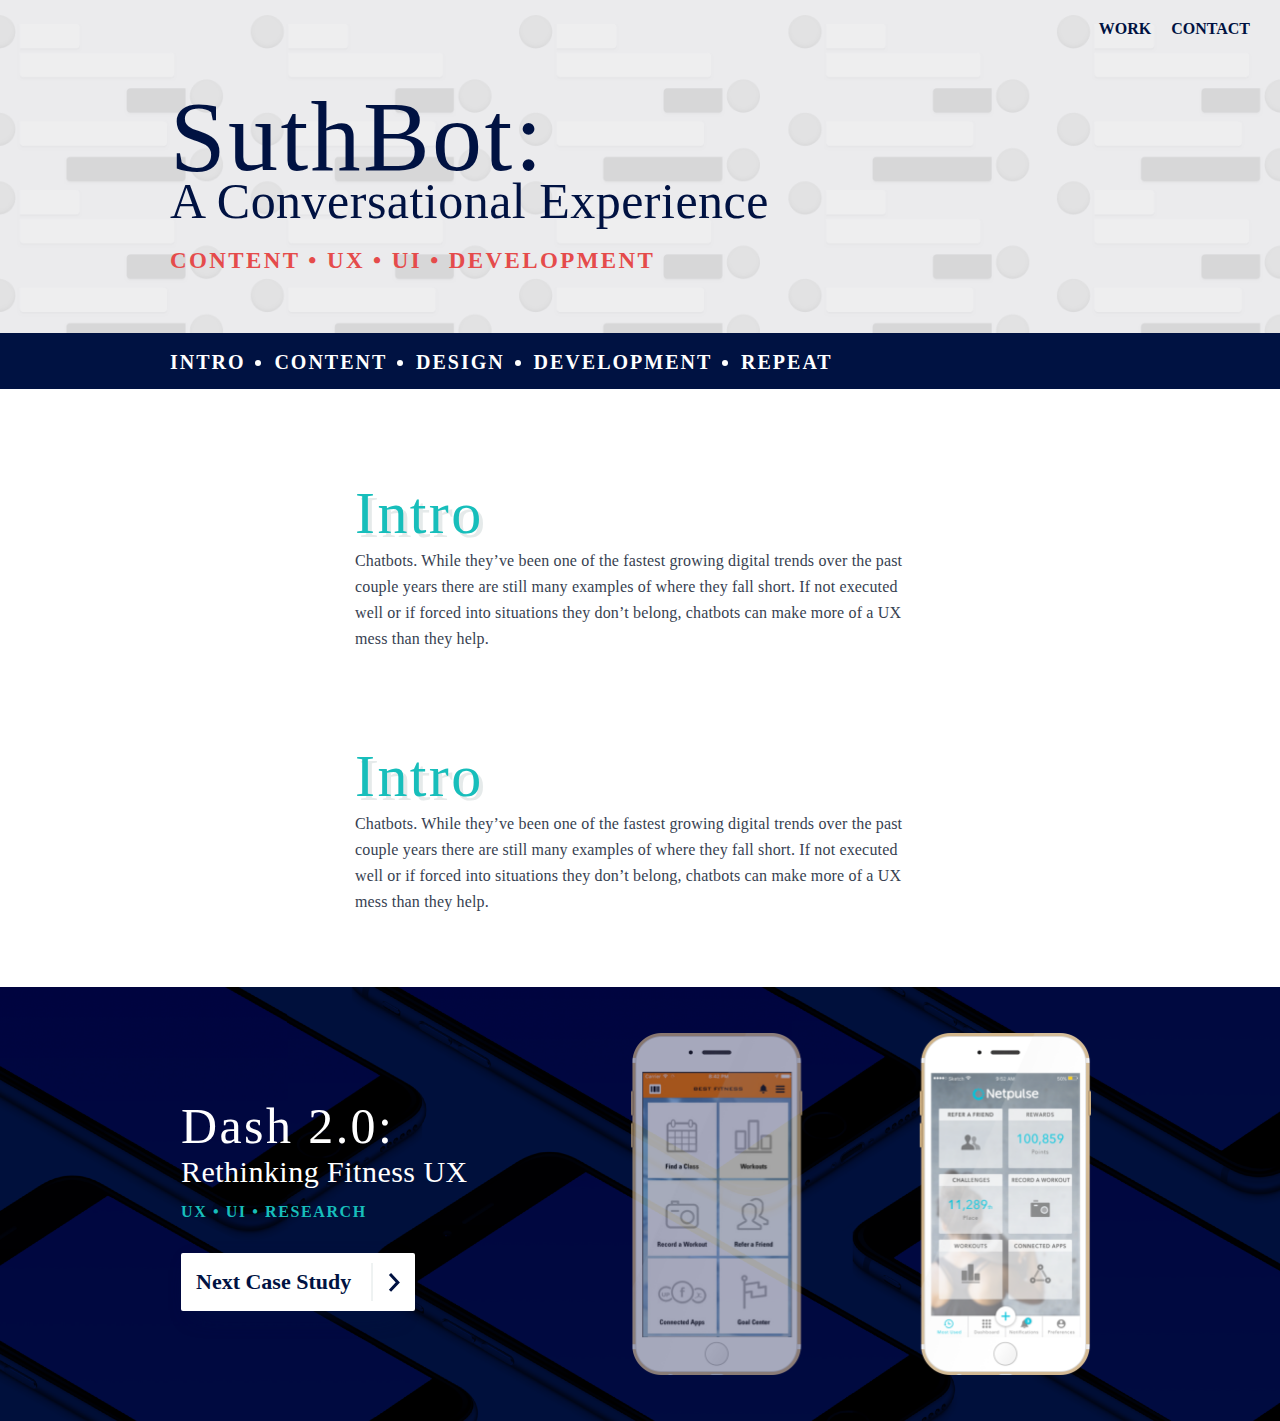
<file: casestudy-suthbot.html>
<head>

    <meta charset="utf-8">
    <meta http-equiv="X-UA-Compatible" content="IE=edge,chrome=1">

    <link rel="icon" type="image/png" sizes="32x32" href="images/favicon-32x32.png">
    <link rel="icon" type="image/png" sizes="96x96" href="images/favicon-96x96.png">
    <link rel="icon" type="image/png" sizes="16x16" href="images/favicon-16x16.png">

    <link rel="shortcut icon" type="image/x-icon" href="images/favicon.ico">

    <title> Abbie Hanright Design </title>

    <!-- Meta tags -->
    <meta name="description" content="Abbie Hanright Design focuses on digital product design for mobile and web but brings a background of visual design and design management.">
    <meta name="keywords" content="abbie hanright, hanright, design, product design, designer, ui, ux, product designer, san francisco, mobile, web, print, branding, strategy">
    <meta name="viewport" content="width=device-width, initial-scale=1">

    <!-- CSS -->
    <link rel="stylesheet" type="text/css" href="styles.rem.css">

    <meta property="og:url" content="http://www.abbiehanright.com">
    <meta property="og:title" content="Abbie Hanright Design">
    <meta property="og:site_name" content="Abbie Hanright Design">
    <meta property="og:description" content="Abbie Hanright Design focuses on digital product design for mobile and web but brings a background of visual design and design management">
    <meta property="og:image" content="http://www.netpulse.com/img/open-graph.png">

    <!-- JQUERY -->
    <script src="https://ajax.googleapis.com/ajax/libs/jquery/3.2.1/jquery.min.js"> </script>

  </head>

<body>

<div class="main-nav">
    <a href="index.html#work" class="blue">Work</a>
    <a href="index.html#contact" class="blue">Contact</a>
</div>


<div class="case-header" id="suthbot-header">
    <div class="content">
        <h1 class="blue">SuthBot:</h1>
        <h4 class="blue">A Conversational Experience</h4>
        <h6 class="red">Content  •  UX  •  UI  •  Development</h6>
    </div>
</div>

    <section class="case-nav blue-background white">
        <ul class="case-nav-content" id="suthbot-nav">
            <li><a href="#" id="nav-item-1" class="active">Intro</a></li>
            <li><a href="#" id="nav-item-2">Content</a></li>
            <li><a href="#" id="nav-item-3">Design</a></li>
            <li><a href="#" id="nav-item-4">Development</a></li>
            <li><a href="#" id="nav-item-5">Repeat</a></li>
        </ul>
    </section>

<section class="case-study">
    <div class="case-study-content">
        <div class="intro" id="intro">
            <h2 class="green shadow">Intro</h2>
            <div class="body-copy">
                Chatbots. While they’ve been one of the fastest growing digital trends over the past couple years there are still many examples of where they fall short. If not executed well or if forced into situations they don’t belong, chatbots can make more of a UX mess than they help.
            </div>
        </div>
        <div class="writing" id="writing">
            <h2 class="green shadow">Intro</h2>
            <div class="body-copy">
                Chatbots. While they’ve been one of the fastest growing digital trends over the past couple years there are still many examples of where they fall short. If not executed well or if forced into situations they don’t belong, chatbots can make more of a UX mess than they help.
            </div>
        </div>
    </div>
</section>




<div class="dashboard">
    <div class="content">
        <h3 class="white">Dash 2.0:</h3>
        <h5 class="white">Rethinking Fitness UX</h5>
        <h7 class="green">UX  •  UI  •  Research</h7>
        <div class="button">
            <a href="casestudy-dashboard.html" class="button">Next Case Study <img src="images/arrow.svg" /></a>
            <div class="shadow-hack"></div>
        </div>
    </div>
        <img src="images/dashboard-featureimage.png" />
</div>














</body>



<script src="scripts.js"> </script>
</file>
<file: styles.rem.css>
body{
/*    display: flex;
    flex-direction: column;
    align-items: center;*/
    margin: 0;
    /*overflow-x: hidden;*/
}
.red{
	color: #E54B4B;
}
.red-background{
    background-color: #E54B4B;
}
.blue{
	color: #001242;
}
.blue-background{
    background-color: #001242;
}
.green{
	color: #17BEBB;
}
.green-background{
    background-color: #17BEBB;
}
.lt-gray{
	color: #DEE5E5;
}
.lt-gray-background{
    background-color: #DEE5E5;
}
.dk-gray{
	color: #373F51;
}
.dk-gray-background{
    background-color: #373F51;
}
.white{
	color: #fff;
}
.large{
    font-size: 1.25rem;
}
h1{
	font-family: gastromond;
    font-weight: 400;
	font-size: 6.25rem;
	letter-spacing: .15rem;
	line-height: 4.0625rem;
    margin: 0;
}
h2{
	font-family: gastromond;
    font-weight: 400;
	font-size: 3.75rem;
	letter-spacing: .15rem;
    margin: 0;
}
h3{
	font-family: gastromond;
    font-weight: 400;
	font-size: 3.125rem;
	letter-spacing: .15rem;
	line-height: 2.8125rem;
	margin: 0;
}
h4{
	font-family: proxima-nova;
    font-weight: 300;
	font-size: 3.125rem;
	letter-spacing: .03rem;
	line-height: 4.0625rem;
    margin: 0;
}
h5{
	font-family: proxima-nova;
    font-weight: 300;
	font-size: 1.875rem;
	letter-spacing: .03rem;
	line-height: 2.8125rem;
	margin-top: 0.625rem;
	margin: 0;	
}
h6{
	font-family: proxima-nova;
    font-weight: 700;
	font-size: 1.4375rem;
	letter-spacing: .15rem;
	line-height: 3.3125rem;
	text-transform: uppercase;
    margin: 0;  
}
h7{
	font-family: proxima-nova;
    font-weight: 700;
	font-size: 1rem;
	letter-spacing: .1rem;
	line-height: 2.25rem;
	text-transform: uppercase;
	margin-top: 0.3125rem;
}
.body-copy{
	font-family: proxima-nova;
    font-weight: 400;
	font-size: 1rem;
	color: #373F51;
	letter-spacing: .01rem;
	line-height: 1.625rem;
    max-width: 35.625rem;
    display: flex;
    flex-direction: column;
}
.body-copy ul {
    padding-left: 1.85rem;
    margin-top: 0;
}
.body-copy li{
    list-style-type: none;
}
.body-copy li::before {
    color: #E54B4B;
    content: "\2022";
    font-size: 1.5rem;
    padding-right: 1rem;
    margin-left: -1.85rem;
}
li.indent {
    margin-left: 2.5rem;
}
a{
	text-decoration: none;
}
.white a{
    color: #fff;
}
.shadow {
    text-shadow: 0.25rem 0.25rem rgba(222,229,229,0.80);
}
.side-image{
    max-width: 17.8125rem;
    display: flex;
    flex-direction: column;
    align-items: center;
    position: absolute;
    margin-left: 38.125rem;
}
img#logos{
    width: 17.625rem;
    margin-top: 6rem;
}
img#phone{
    width: 12.5rem;
    margin-top: 4rem;
}
img#large-phone {
    width: 17rem;
    margin-top: 2.5rem;
    margin-left: -4rem;
}
.large .phone-body{
    max-width: 17rem;
}
.large .phone-screen{
    max-width: 14.75rem;
    margin-left: 1.15rem;
    margin-top: -30.6rem;
}
.two-images {
    display: flex;
}
.two-images .ft-image{
    width: inherit;
    max-width: 28rem;
}
img#testing-phone1 {
    margin-top: -2.5rem;
    max-width: 12.8rem;
}
img#testing-phone2 {
    margin-top: 2rem;
}
.phone-overlay{
    max-width: 17.8125rem;
}
.phone-body{
    max-width: 12.8rem;
}
.phone-screen{
    position: absolute;
    max-width: 11.15rem;
    margin-top: -23.15rem;
    margin-left: .85rem;
}


.button-static{
	margin-top: 2.1875rem;
    display: flex;
    justify-content: flex-start;
}
.button{
	margin-top: 2.1875rem;
}
.button-static .shadow-hack, .shadow-hack#more{
    width: 8.75rem;
}
.shadow-hack{
    box-shadow: 0.0rem 0.3125rem 1.5625rem 0.0rem rgba(0,18,66,1);
    height: 2.5rem;
    width: 12.25rem;
    margin-left: 1rem
}
/*.shadow-hack#more{
    width: 8.75rem;
}*/
.button-static-content {
    background-color: #fff;
    width: fit-content;
    max-height: 3.125rem;
    padding: 0.9375rem;
    font-family: proxima-nova;
    font-weight: 700;
    font-size: 1.375rem;
    color: #001242;
    border-radius: 0.125rem;
    position: absolute;
    margin-top: -.7rem;
    cursor: default;
}
a.button{ 
    background-color: #fff;
    width: fit-content;
    max-height: 3.125rem;
    padding: 0.6rem 0.9375rem;
    font-family: proxima-nova;
    font-weight: 700;
    font-size: 1.375rem;
    color: #001242;
    border-radius: 0.125rem;
    position: absolute;
    margin-top: -.7rem;
    display: flex;
    align-items: center;
    transition: all 0.2s;
}
a.button img{
    margin-left: 1.25rem;
}
a.button:hover{
    cursor: pointer;
    transform: scale(1.03);
}
.other-projects div.button{
    margin-top: -2.25rem;
}


.inline-link {
    font-size: 1rem;
    font-weight: 700;
    letter-spacing: .035rem;
    cursor: pointer;
}
.inline-link:after {
    position: absolute;
    padding-left: 10px;
    content: "";
    background: url("images/inline-arrow.svg") no-repeat;
    width: 20px;
    height: 20px;
    margin: 6px;
}
.inline-link-active{
    display: none;
    font-size: 1rem;
    font-weight: 700;
    letter-spacing: .035rem;
    cursor: pointer;
}
.inline-link-active:after{
    margin: 9px 0;
    transform: rotate(90deg);
    padding: 0;
    position: absolute;
    content: "";
    background: url("images/inline-arrow.svg") no-repeat;
    width: 20px;
    height: 20px;
}
.inline-link::before{
    height: 2px;
    width: 16.5%;
    color: #fff;
    background-color: #001242;
    content: "";
    position: absolute;
    margin-top: 24px;
}

.collapsed-text {
    background-color: rgba(0,18,66,.03);
    padding: 15px 60px 25px 30px;
    border-top: 2px solid #001242;
    margin-top: -2px;
    display: none;
}

.main-nav {
    font-family: proxima-nova;
    font-weight: 800;
    font-size: 1.0rem;
    letter-spacing: 0.0.375rem;
    text-transform: uppercase;
    display: flex;
    justify-content: flex-end;
    position: absolute;
    right: 1.875rem;
    top: 1.25rem;
    z-index: 999;
}
.main-nav a {
    padding-left: 1.25rem;
    transition: all 0.2s;
}
.main-nav a:hover{
    transform: scale(1.03);
}

span.italic-subhead {
    margin-top: .5rem;
    position: absolute;
    font-style: italic;
}
section.bio {
    display: flex;
    /*width: 110%;*/
    justify-content: center;
    background-color: #fff;
    height: 95vh;
    min-height: 33rem;
    /*padding-bottom: 9.5rem;*/
    /*transform: rotate(1.5deg);*/
    box-shadow: 0 0.4375rem 0.875rem 0 rgba(0,0,0,0.25);
}
.bio-content {
    display: flex;
    max-width: 58.75rem;
    margin-top: 6.25rem;
    /*transform: rotate(-1.5deg);*/
}
.bio-content .content{
    margin-top: 4rem;
}
.bio-content svg{
    margin-bottom: -5px;
    margin-right: 5px;
    animation: rotate .75s ease-in-out 1.5s backwards;
}
.bio .feature-image{
	background-image: url("images/headshot.jpg");
    border: 0.9375rem solid #FFFFFF;
    box-shadow: 0 0 1.0rem 0 rgba(0,0,0,0.40);
    height: 13.75rem;
    min-width: 13.75rem;
    border-radius: 10.0rem;
    margin-right: 2.5rem;
    margin-left: -2.5rem;
    background-size: cover;
}
.bio .body-copy {
    max-width: 31.875rem;
}

section.featured-projects {
    width: 100%;
    display: flex;
    flex-direction: column;
    box-shadow: 0 0.4375rem 0.875rem 0 rgba(0,0,0,0.25);
}
.featured-projects .content {
    display: flex;
    flex-direction: column;
    min-width: 25.0rem;
}


.suthbot {
    width: 100%;
    padding: 2.875rem 1rem;
    display: flex;
    flex-wrap: wrap;
    justify-content: center;
    align-items: center;
    background-image: url("images/suthbot-background.png");
    background-size: cover;
}
.suthbot img{
	max-width: 33.75rem;
}

.dashboard {
    width: 100%;
    padding: 2.875rem 1rem;
    display: flex;
    flex-direction: row;
    flex-wrap: wrap;
    justify-content: center;
    align-items: center;
    background-image: url("images/dashboard-background.png");
    background-size: cover;
}
.dashboard img{
	max-width: 28.75rem;
}
.dashboard .content {
    margin-left: -2.5rem;
    width: 28.125rem;
}

.adminportal {
    width: 100%;
    padding: 2.875rem 1rem;
    display: flex;
    flex-direction: row;
    flex-wrap: wrap;
    justify-content: center;
    align-items: center;
    background-image: url("images/adminportal-background.png");
    background-size: cover;
}
.adminportal img{
	max-width: 33.75rem;
}


section.other-projects {
    display: flex;
    flex-direction: column;
    align-items: center;
    justify-content: center;
}
/*section.other-projects {
    display: flex;
    width: 110%;
    justify-content: center;
    background-color: #fff;
    padding-bottom: 8.125rem;
    transform: rotate(3deg);
    box-shadow: inset 0 0.4375rem 0.875rem 0 rgba(0,0,0,0.25);
}*/
.other-projects-content {
    display: flex;
    flex-direction: column;
    justify-content: center;
    max-width: 58.75rem;
    margin-top: 5rem;
    padding: 0 1rem;
    /*transform: rotate(-3deg);*/
}
.thumbnails {
    display: flex;
    flex-wrap: wrap;
    justify-content: space-evenly;
    margin-top: 2.5rem;
    position: relative;
    height: 19rem;
    overflow: hidden;
    /*padding-top: .3rem;*/
}
.gradient{
    background: linear-gradient(rgba(255,255,255,0), rgba(255,255,255,1));
    width: 100%;
    height: 6rem;
    position: absolute;
    bottom: 0;
}
.project-thumbnail {
    background-color: rgba(0,18,66,.8);
    height: 12.5rem;
    width: 13.125rem;
    margin-bottom: 2.1875rem;
    color: #fff;
    text-transform: uppercase;
    font-family: proxima-nova;
    font-weight: 700;
    letter-spacing: 1.5;
    font-size: 1.75rem;
    display: flex;
    justify-content: center;
    align-items: center;
    text-align: center;
    background-blend-mode: multiply;
    border-radius: 0.1rem;
    border: solid 4px;
}

.project-thumbnail#scout, .project-thumbnail#sametz, .project-thumbnail#ui-library, .project-thumbnail#netpulse-website{
    position: relative;
    transition: transform 0.4s;
    background-position: center;
}
.project-thumbnail#scout{
    background-image: url("images/scout-bg.png");
}
.project-thumbnail#sametz{
    background-image: url("images/sametz-bg.png");
}
.project-thumbnail#ui-library{
    background-image: url("images/uilib-bg.png");
}
.project-thumbnail#sametz{
    background-image: url("images/sametz-bg.png");
}
.project-thumbnail#netpulse-website{
    background-image: url("images/netpulse-bg.png");
}
.project-thumbnail#scout:hover, .project-thumbnail#sametz:hover, .project-thumbnail#ui-library:hover, .project-thumbnail#netpulse-website:hover{
    transform: scale(.98)rotate(-.75deg);
}
.project-thumbnail a{
    height: 100%;
    width: 100%;
    position: absolute;
}



section.contact{
    display: flex;
    justify-content: center;
    background-image: url("images/contact-background.png");
    margin-top: 4rem;
    height: 28rem;
    background-size: cover;
}
h2#contact-header{
    margin-bottom: 3rem;
}
.contact .content{
    display: flex;
    min-width: 58.75rem;
    margin-top: 5rem;
    flex-direction: column;
}
.contact h7{
    font-family: proxima-nova;
    font-weight: 300;
    line-height: 1.75;
    margin-top: -2rem;
}
.social-links{
    display: flex;
    width: 14rem;
    margin-top: .65rem;
    justify-content: space-between;
}
.social-links a{
    width: 2.5rem;
    height: 2.5rem;
    border-radius: 2rem;
    padding: .25rem;
    transition: all 0.2s;
}
.social-links a:hover{
    transform: scale(1.05);
}
a.resume{
    background-image: url('images/resume-icon.svg');
    background-repeat: no-repeat;
    background-position: center;
}
a.linkedin{
    background-image: url('images/linkedin-icon.svg');
    background-repeat: no-repeat;
    background-position: center;
}
a.dribbble{
    background-image: url('images/dribbble-icon.svg');
    background-repeat: no-repeat;
    background-position: center;
}
a.behance{
    background-image: url('images/behance-icon.svg');
    background-repeat: no-repeat;
    background-position: center;
}




.case-header{
    width: 100%;
    padding: 6.5rem 0 2.875rem 0;
    display: flex;
    flex-wrap: wrap;
    justify-content: center;
    align-items: center;
    background-size: cover;
}
#suthbot-header {
    background-image: url("images/suthbot-background.png");
}
#suthbot-header .content {
    min-width: 58.75rem;
}
#dashboard-header {
    background-image: url("images/dashboard-background.png");
}
#dashboard-header .content {
    min-width: 58.75rem;
}
#adminportal-header {
    background-image: url("images/adminportal-background.png");
}
#adminportal-header .content {
    min-width: 58.75rem;
}
#adminportal-nav a {
    color: #001242;
}

.inline-image{width: 100%;}



.case-nav{
    font-family: proxima-nova;
    font-weight: 700;
    text-transform: uppercase;
    font-size: 1.25rem;
    letter-spacing: 0.125rem;
    display: flex;
    justify-content: center;
    padding: 1.1rem 0 .95rem 0;
    z-index: 9999;
}
ul.case-nav-content {
    margin: 0;
    display: flex;
    min-width: 58.75rem;
    padding: 0;
}
ul.case-nav-content li{
    margin-right: 1.8rem;
}
ul.case-nav-content li:first-child {
    list-style: none;
}

#suthbot-nav a:hover{
    color: #17bebb;
}
#dashboard-nav a:hover{
    color: #001242;
}
#adminportal-nav a:hover{
    color: #E54B4B;
}


.fixed-nav {
  position: fixed;
  top:0; left:0;
  width: 100%; 
}

section.case-study{
    display: flex;
    justify-content: center;
    width: 100%;
}
.case-study-content{
    max-width: 58.75rem;
    display: flex;
    flex-direction: column;
    padding-bottom: 4.5rem;
}
.case-study-content#center{
    min-width: 58.75rem;
}
.intro, .writing{
    display: flex;
    flex-direction: column;
    margin-top: 5.625rem;
    position: relative;
}



.active-blue{
    color: #001242 !important;
}
.active-red{
    color: #E54B4B !important;
}

strong#p-title{
    margin-top: 2.5rem;
    display: block;
}
.body-copy p{
    margin-top: 0;
}

.ft-image {
    width: 100%;
    display: flex;
    flex-direction: column;
    align-items: center;
    margin-top: 2.5rem;
    justify-content: center;
}
.ft-image img {
    max-width: 48rem;
    height: auto;
}
.laptop-image img{
    max-width: inherit;
    min-height: 30rem;
}
.caption {
    font-size: .875rem;
    line-height: 1.45;
    text-align: center;
    margin-top: .75rem;
    width: 80%;
    font-style: italic;
    font-family: proxima-nova;
    font-weight: 400;
}
img#margin-top{
    margin-top: 1rem;
}



.laptop-image {
    display: flex;
    justify-content: center;
    align-items: center;
    position: relative;
}
.screen {
    position: absolute;
    width: 76%;
    margin-top: -1.25rem;
    display: flex;
    justify-content: center;
    overflow: hidden;
    max-height: 30rem;
}
img.laptop{width: 100%;}

.hidden-image{display: none;}






@media (min-width: 81.25rem) {
    .bio-content{margin-top: 9.5rem;}
}
@media (max-width: 37.5rem){
    .bio .feature-image{height: 11.75rem; width: 11.75rem; min-height: 11.75rem; min-width: 11.75rem; margin-left: 0}
    .bio{height: inherit; padding:0 1rem 5.5rem 1rem;}
    section.bio{min-height: 45rem;}
    .bio-content{flex-direction: column; justify-content: center; margin-top: 6.25rem;}
    .bio-content .content{margin-top: 2rem;}
    .button-static{margin: 2rem 0;}
    h1{font-size: 3.25rem !important;}
    h2{font-size: 3.25rem;}
    h3{line-height: 3.75rem; font-size: 2.75rem;}
    h4{font-size: 2rem !important;}
    h5{line-height: 2.25rem; font-size: 1.5rem}
    h6{font-size: 1rem;}
    h7{font-size: .95rem;}
    #dashboard-header .content, #adminportal-header .content{padding: 5rem 2rem 3rem 2rem !important;}
    .button-static, .button{margin: 2rem 0; display: flex; justify-content: center;}
    .shadow-hack{margin-left: 0;}
    .adminportal .content {text-align: center !important;}
    .home-feature{width: 90%;}
    .other-projects-content{margin-top: 5rem; padding: 0 1rem;}
    .thumbnails {height: 32rem;}
    .gradient{z-index: 5;}
    .project-thumbnail{height: 9.5rem; width: 100%; margin-bottom: 1.1875rem; font-size: 1rem;}
    .project-thumbnail#sametz{background-image: none;}
    .other-projects div.button{z-index: 10; margin-top: -1.25rem;}
    section.contact{height: 22rem; background-position-x: 35rem; padding: 0 2rem;}
    .contact .content{margin-top: 3rem; min-width: inherit;}
    .side-image{display: none;}
    .hidden-image {display: flex; align-items: center; flex-direction: column; margin-bottom: 1.5rem;}
    .hidden-image img#logos, img#phone{margin-top: 2rem;}
    .two-images .ft-image{width: 90%;}
    .side-image.large{display: block;}
    img#large-phone{margin-left: 0;}
    .adminportal img{max-width: 21rem;}
    ul.case-nav-content{justify-content: center !important; flex-wrap: wrap !important;}
    .case-nav{padding-left: 0 !important;}
    li.last{margin-right: 0 !important;}
    .two-images{display: flex; flex-direction: column; align-items: center;}
    .large .phone-screen{margin-left: -10.35rem !important; margin-top: 4.5rem !important;}
    .caption{width: 100%;}
    .laptop-image{display: flex; justify-content: center; align-items: center; position: relative;}
    .screen{margin-top: -.3rem; max-height: 9.5rem;}
    .screen img{margin-left: -.5rem; width: 121%;}
    img.laptop{width: 100%; min-height: inherit;}
    .laptop-image img {min-height: inherit;}
    .dashboard .content {margin-left: 0; width: inherit; text-align: center;}
    img.next-case{width: 100%;}
    .featured-projects .content{min-width: inherit; text-align: center;}
    .bio-content svg{transform: rotate(90deg);}
    .inline-link::before{width: 50%;}
}
@media (max-width: 54.25rem) and (min-width:37.5rem){
    .bio{height: inherit; padding:0 1rem 5.5rem 1rem;}
    .bio-content{flex-direction: column; justify-content: center; margin-top: 3.25rem;}
    .bio-content .content{margin-top: 2rem;}
    .bio .feature-image{height: 13.75rem; width: 13.75rem; min-height: 13.75rem; min-width: 13.75rem; margin-left: -1.5rem;}
    .button-static, .button{margin: 2rem 0; display: flex; justify-content: center;}
    .shadow-hack{margin-left: 0;}
    .featured-projects .content{text-align: center;}
    .other-projects-content{margin-top: 5rem; padding: 0 1rem;}
    section.contact{height: 22rem; background-position-x: right;}
    .contact .content{margin-top: 3rem; min-width: inherit;}
    h2{font-size: 3.25rem;}
    .bio-content svg{transform: rotate(90deg);}
}
@media screen and (max-width: 59.75rem) {
    .case-header{padding: 0;}
    #dashboard-header .content, #adminportal-header .content {min-width: inherit; width: 100%; padding: 7rem 2rem 3rem 2rem;}
    h1{font-size: 5.25rem; line-height: 4.0625rem;}
    h4{font-size: 2.125rem; line-height: 3.625rem;}
    h6{font-size: 1rem; line-height: 1.3125rem;}
    .case-nav{font-size: 1.15rem; width: 100%; padding-left: 2rem;}
    ul.case-nav-content{width: 100%; justify-content: flex-start; min-width: inherit;}
    .case-study-content{width: 100%; padding: 0 2rem 4.5rem 2rem;}    
    .intro{flex-direction: column; margin-top: 4.625rem; width: 100%;}
    .side-image{max-width: inherit; position: inherit; margin-left: 0;}
    section#research{flex-direction: column;}
    section#design{flex-direction: column;}
    section#testing{flex-direction: row;}
    section#revision{flex-direction: column;}
    .ft-image{width: 100%;}
    img{width: inherit;}
    .two-images .ft-image{width: 90%;}
    .two-images .side-image{width: 60%;}
    .large .phone-body{max-width: 11rem;}
    .large .phone-screen{max-width: 9.75rem; margin-left: 0.65rem; margin-top: -20.125rem;}
    img#large-phone{width: 80%;}
    .button{margin-bottom: 2rem;}
    .suthbot, .adminportal, .dashboard{width: auto;}
}
</file>
